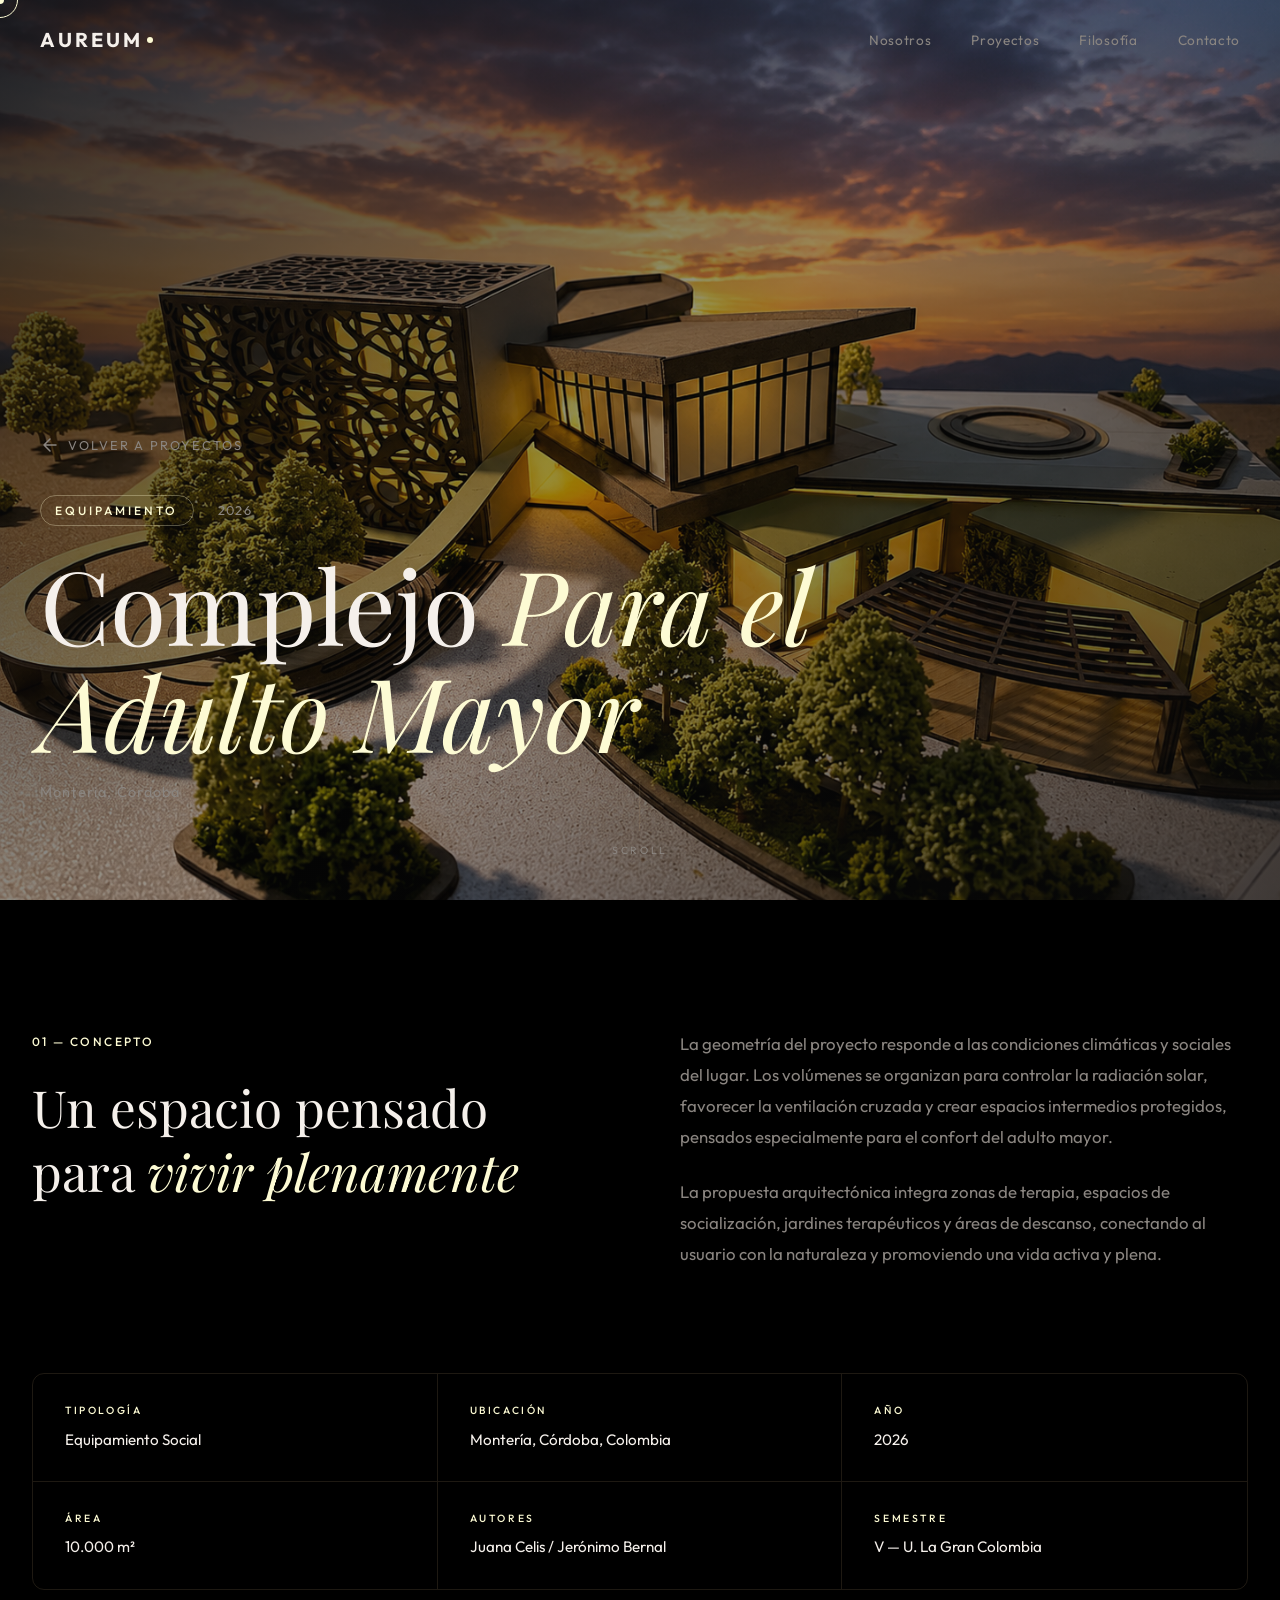
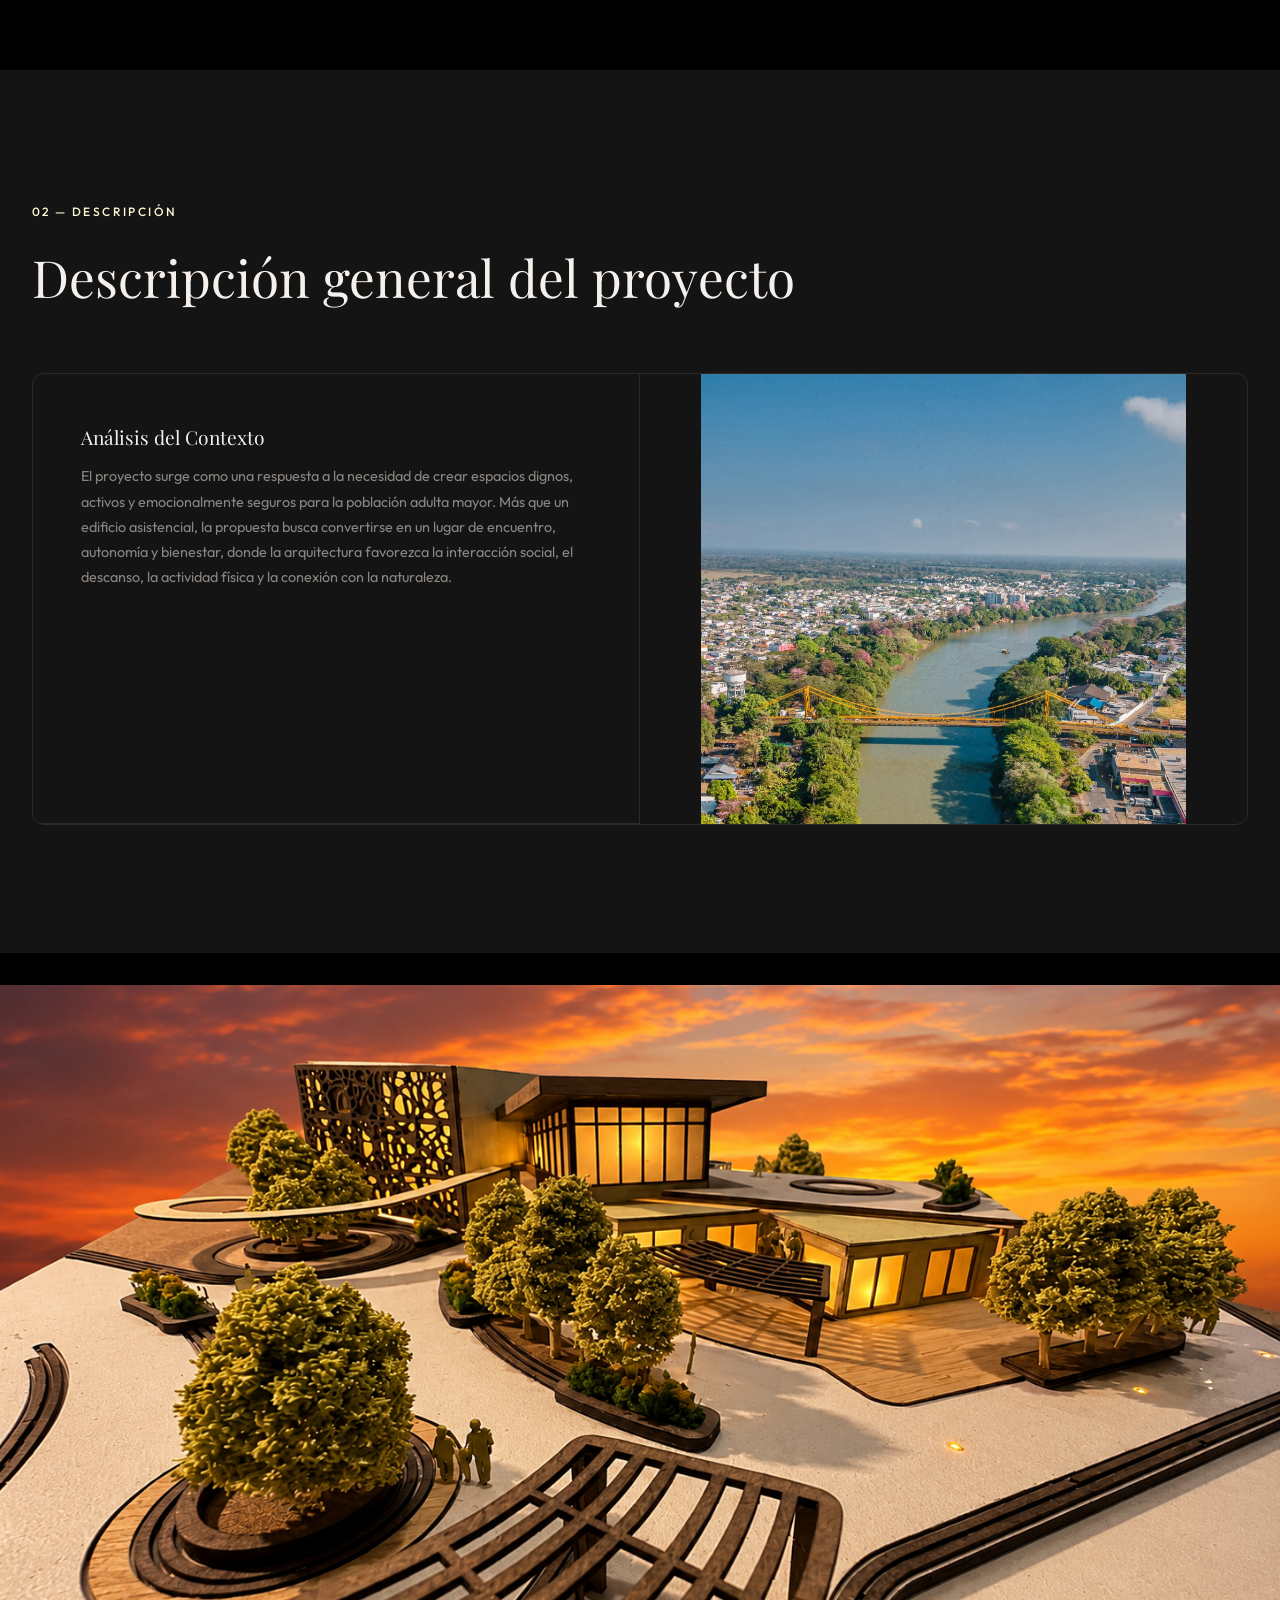
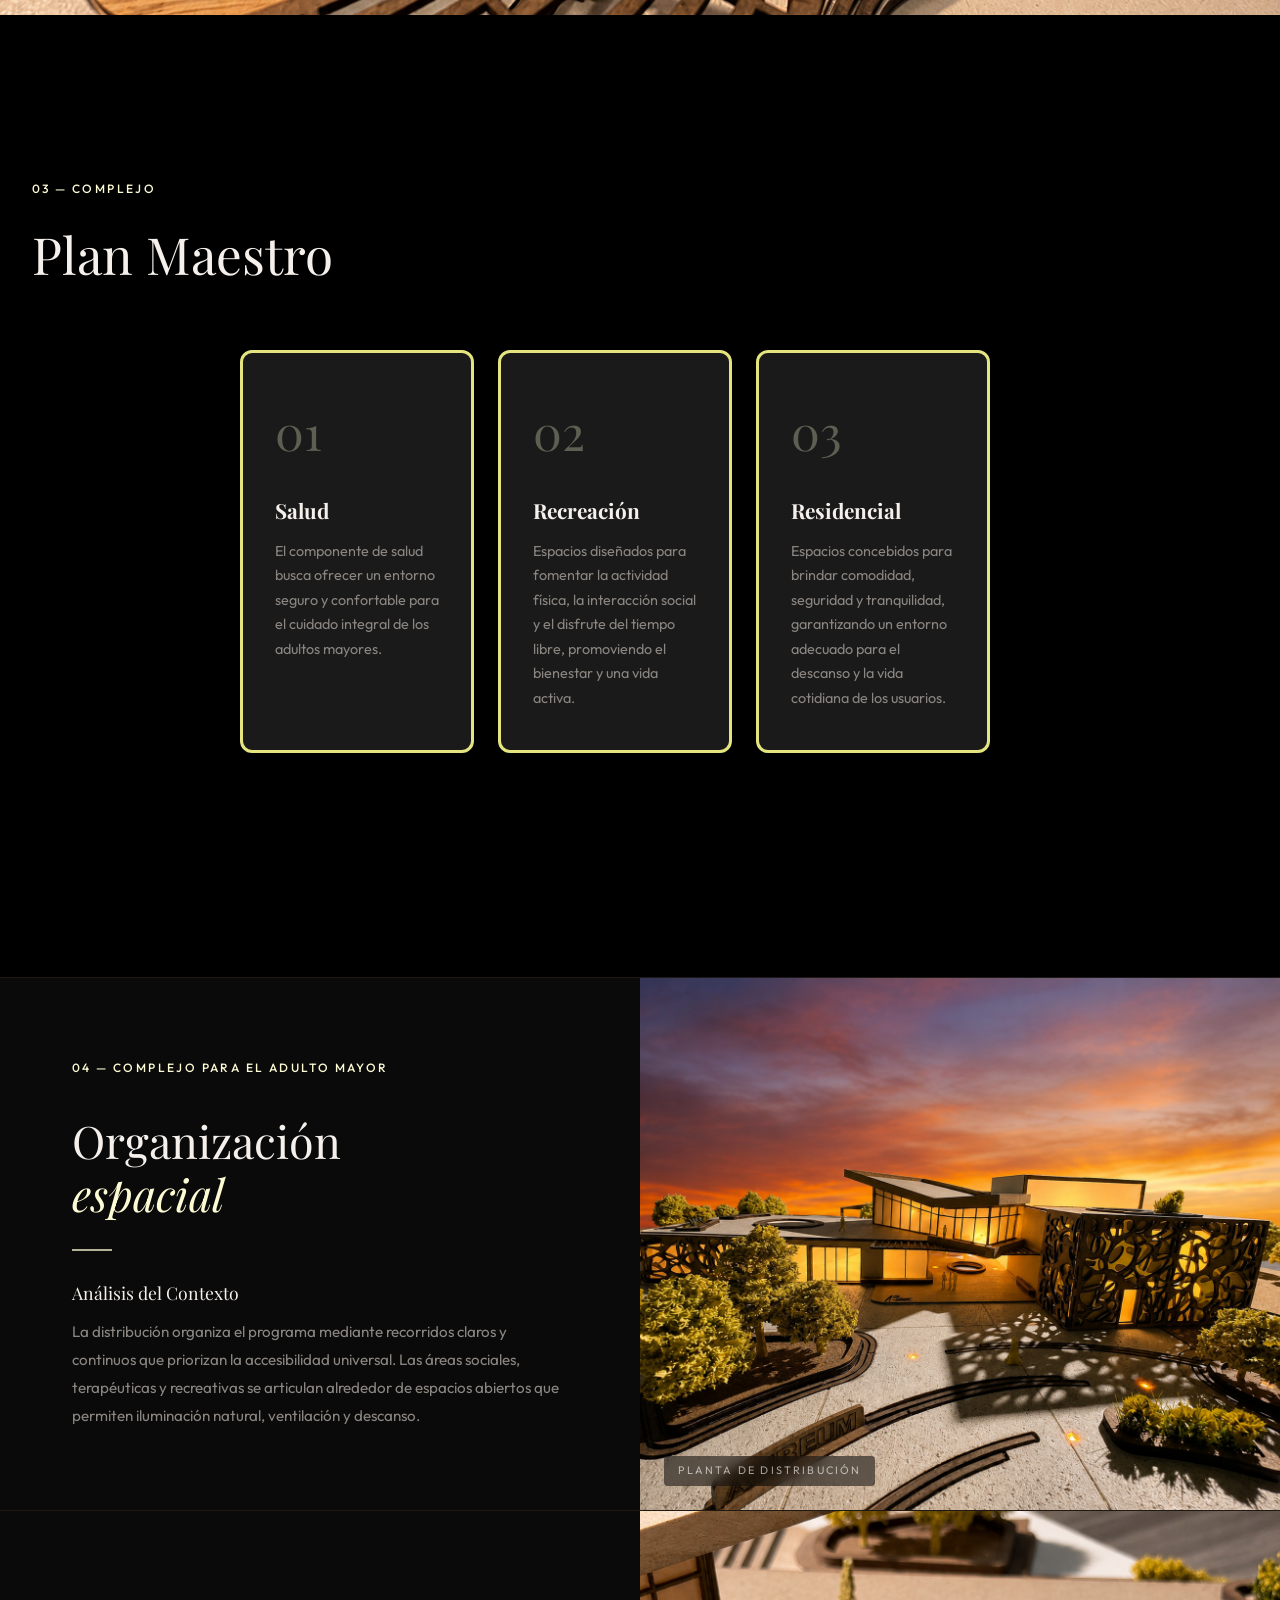
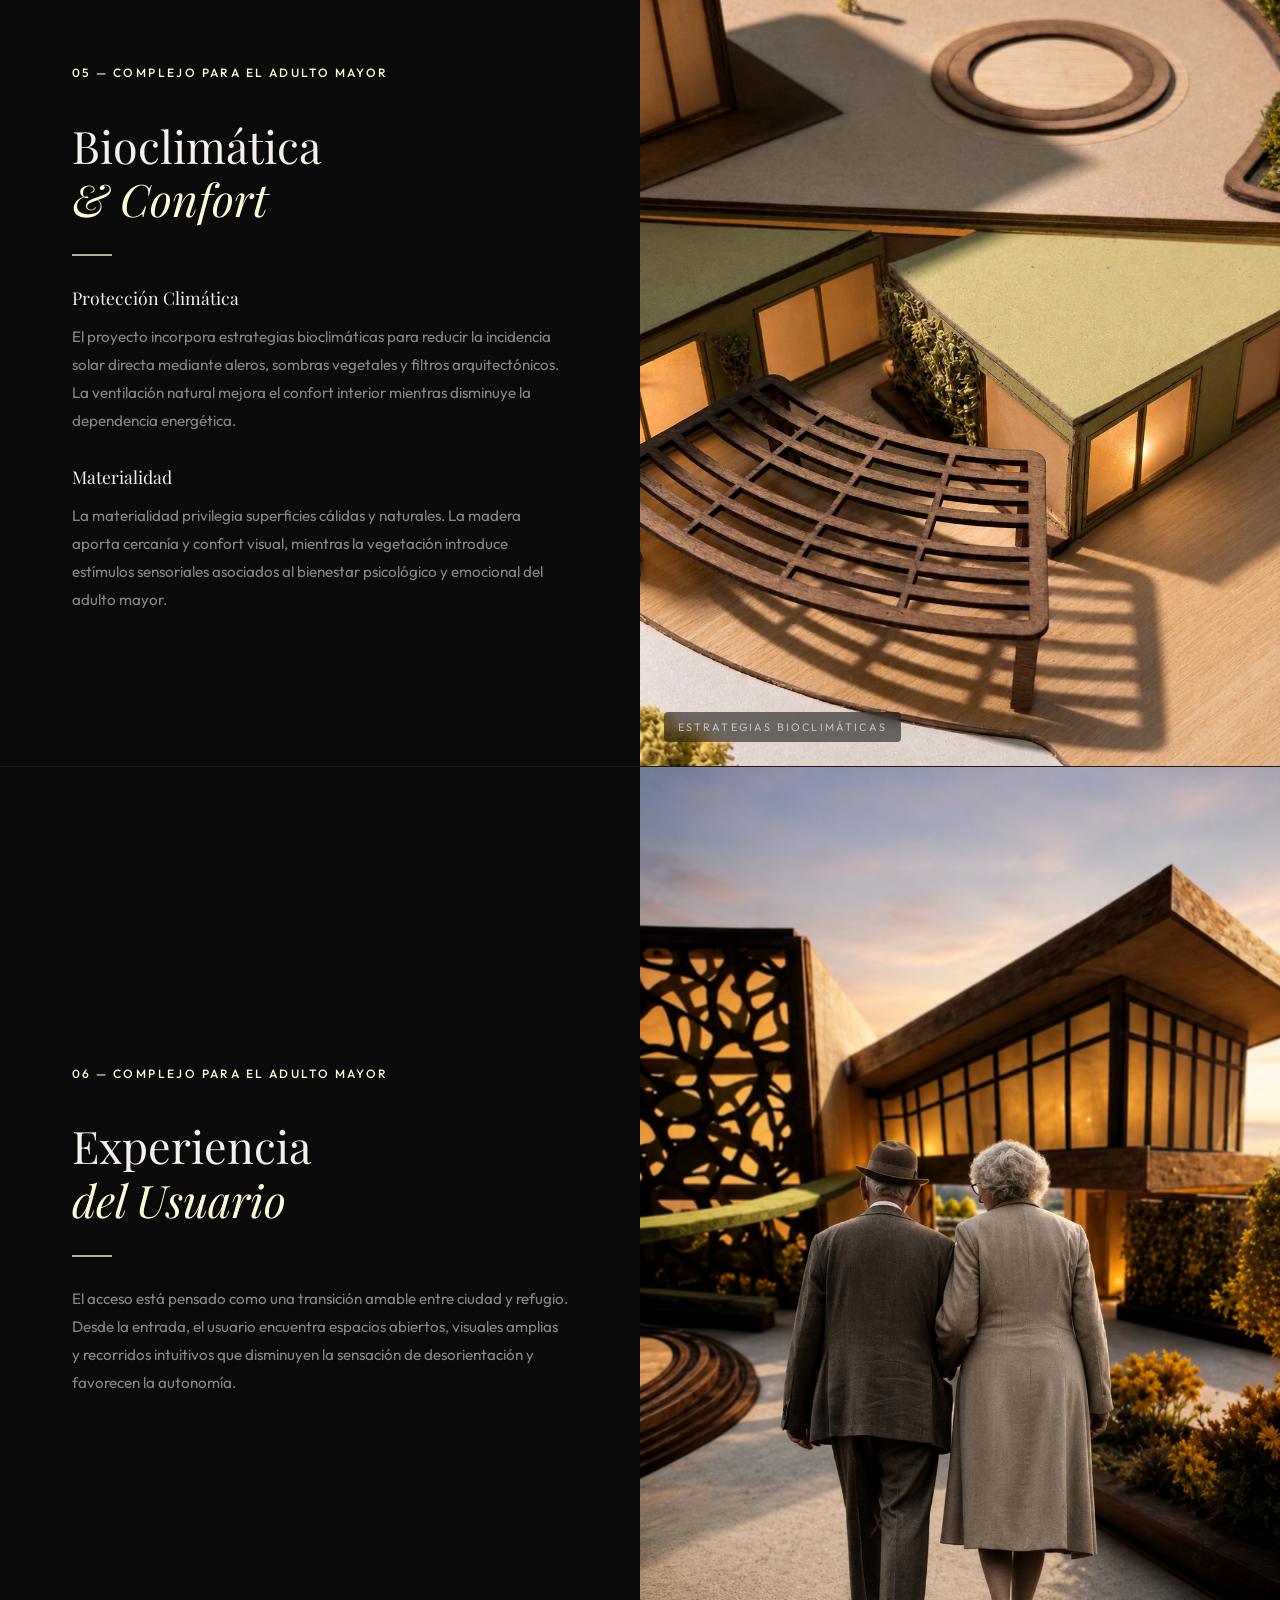
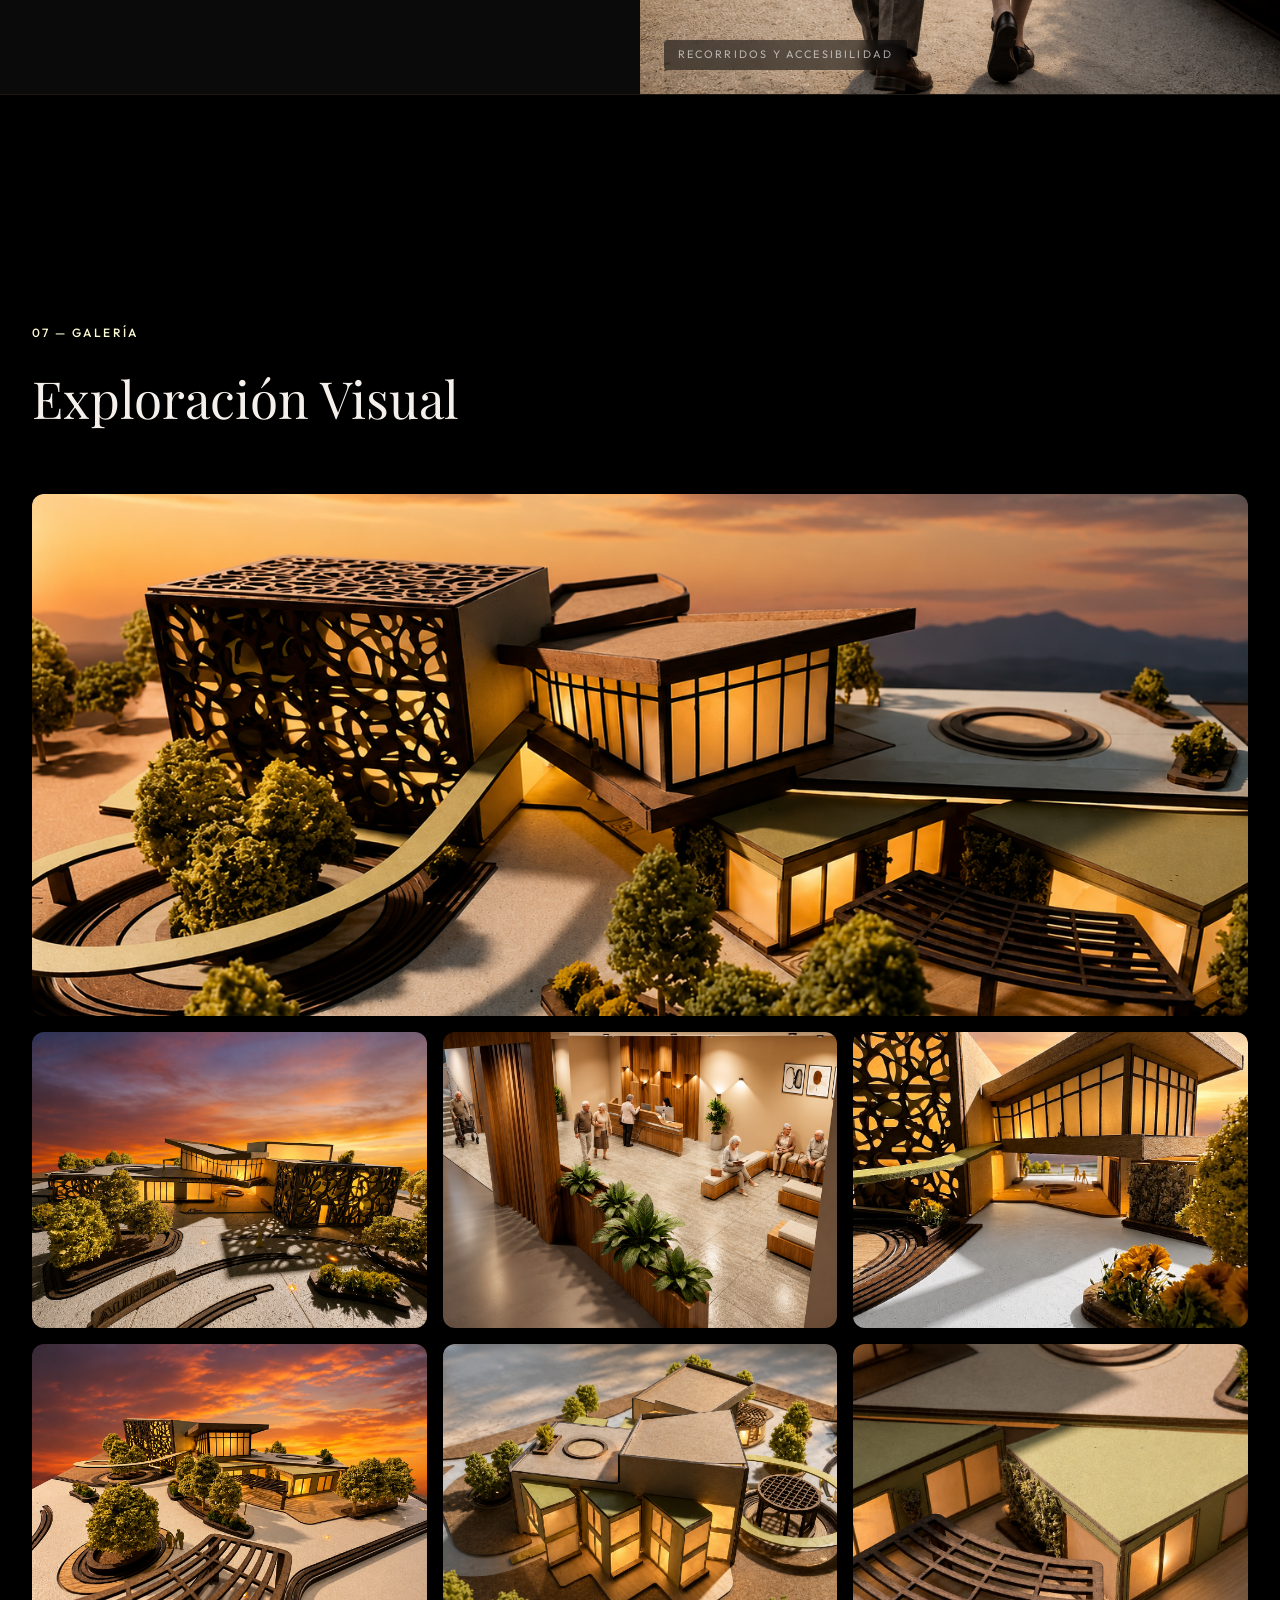
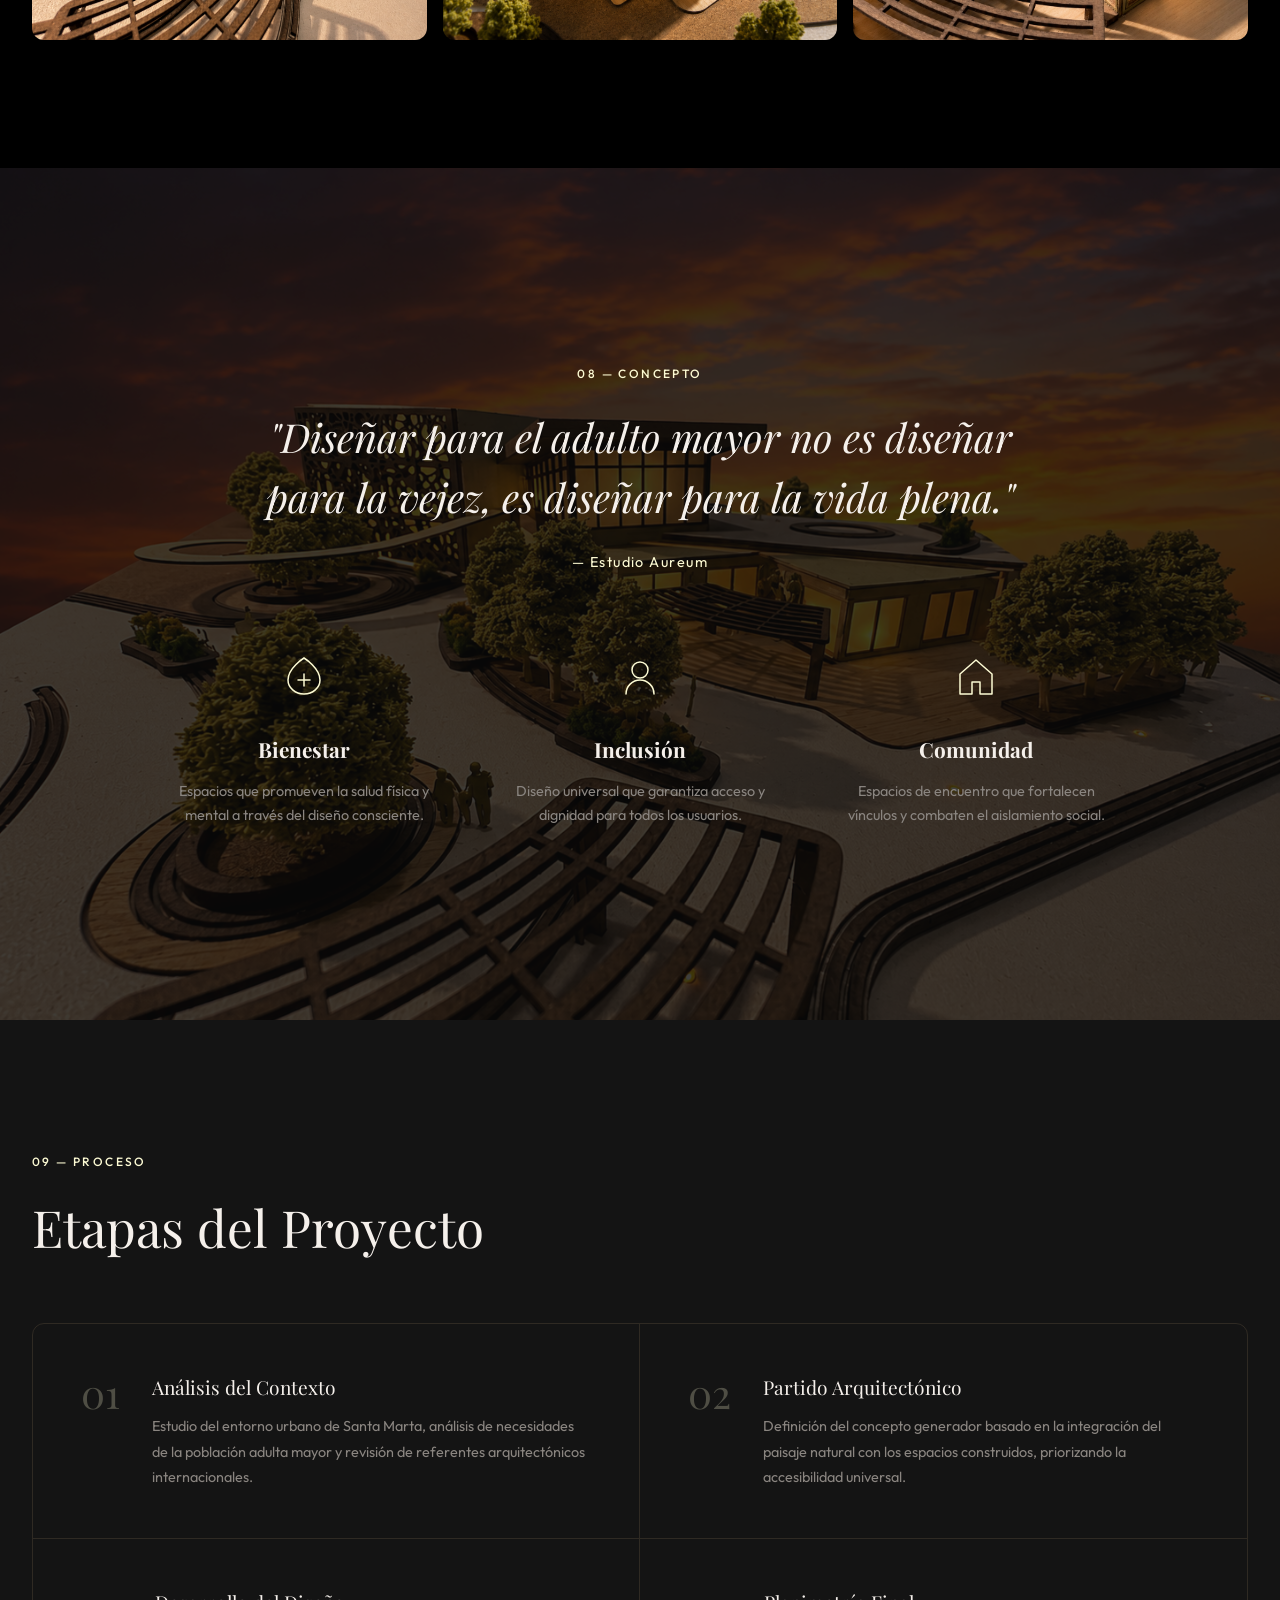
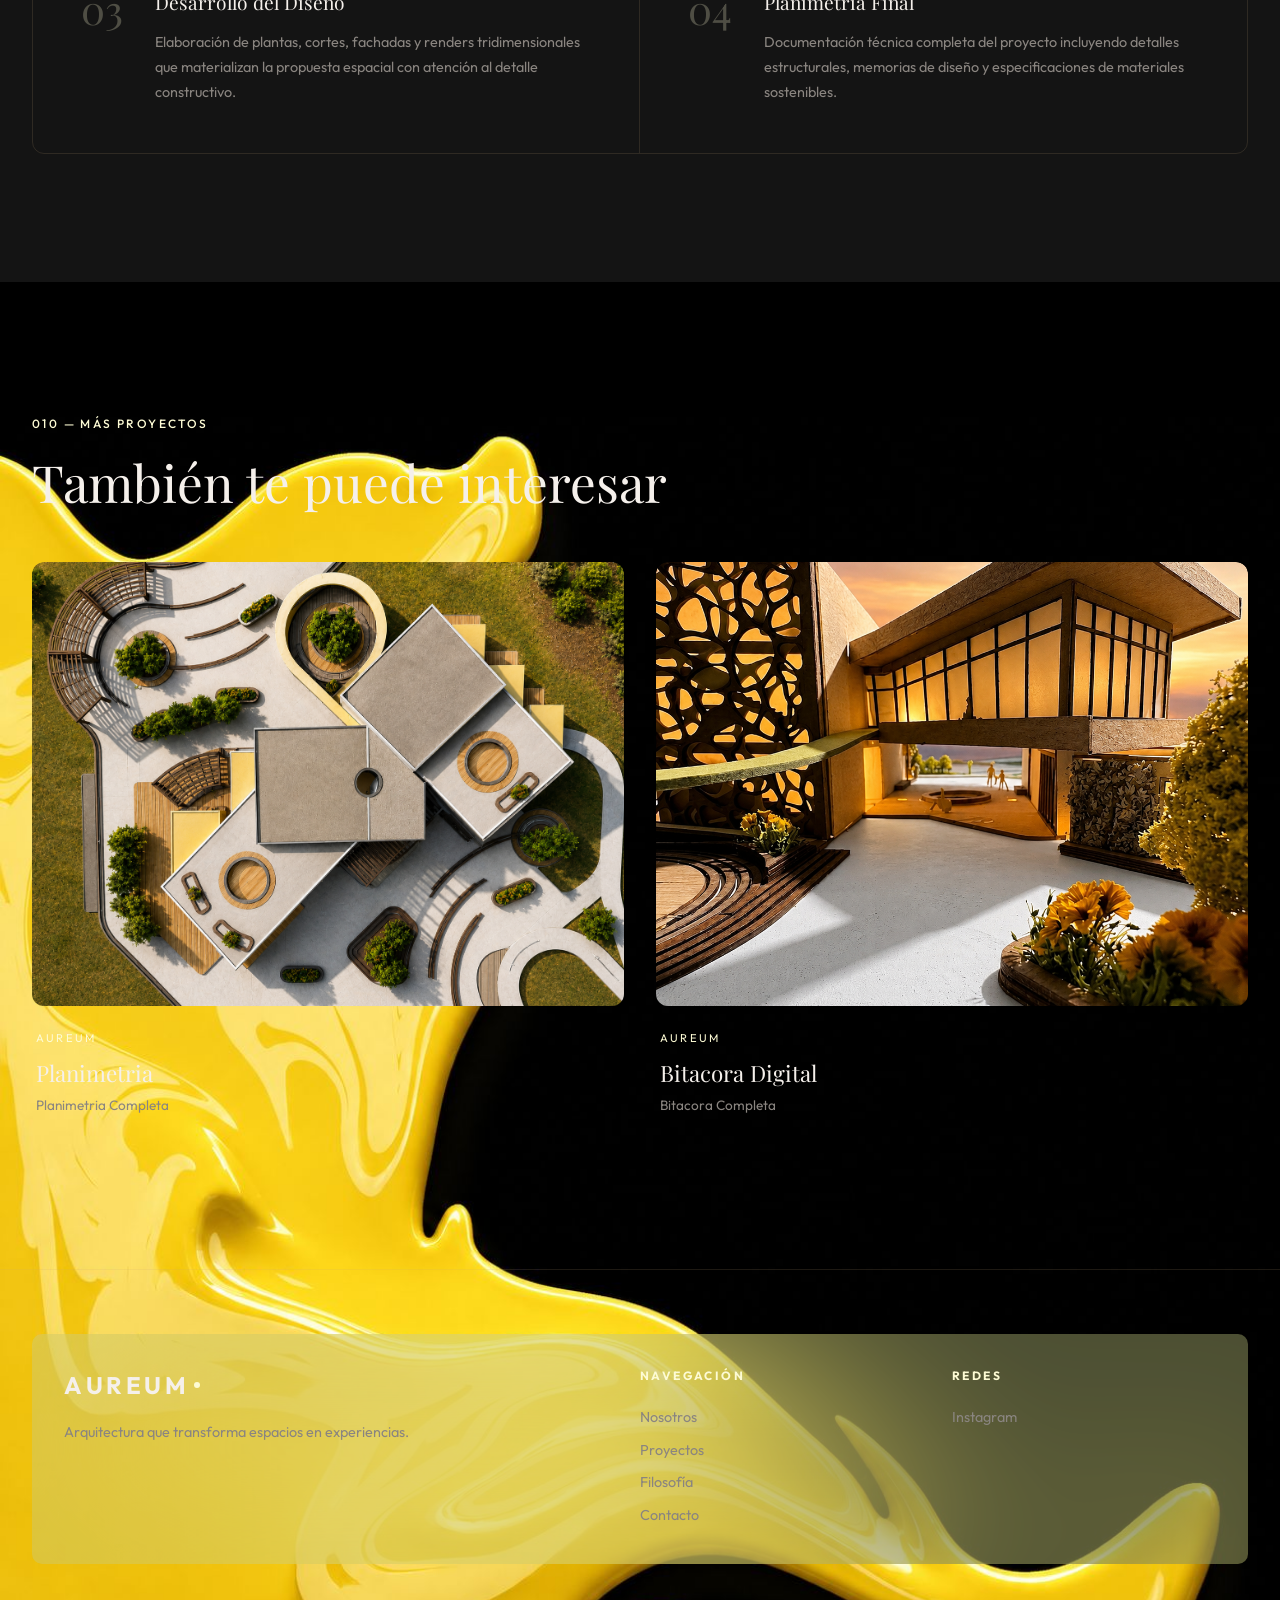
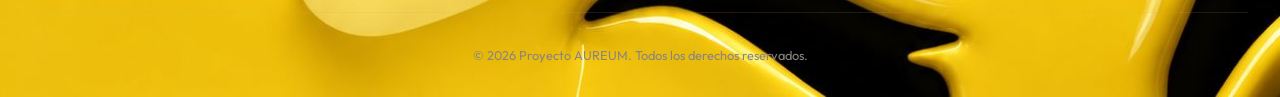
<file: proyecto-adulto-mayor.html>
<!DOCTYPE html>
<html lang="es">

<head>
    <meta charset="UTF-8">
    <meta name="viewport" content="width=device-width, initial-scale=1.0">
    <meta name="description"
        content="AUREUM — Complejo para el Adulto Mayor en Santa Marta, Colombia. Un proyecto de equipamiento que integra bienestar, terapia y calidad de vida.">
    <title>Complejo Para EL Adulto Mayor</title>
    <link rel="preconnect" href="https://fonts.googleapis.com">
    <link rel="preconnect" href="https://fonts.gstatic.com" crossorigin>
    <link
        href="https://fonts.googleapis.com/css2?family=Outfit:wght@300;400;500;600;700&family=Playfair+Display:ital,wght@0,400;0,700;1,400&display=swap"
        rel="stylesheet">
    <link rel="stylesheet" href="styles.css">
    <link rel="stylesheet" href="project-page.css">
</head>

<body>

    <!-- Cursor personalizado -->
    <div class="cursor" id="cursor"></div>
    <div class="cursor-follower" id="cursor-follower"></div>

    <!-- Loader -->
    <div class="loader" id="loader">
        <div class="loader-inner">
            <div class="loader-line"></div>
            <span class="loader-text">AUREUM</span>
        </div>
    </div>

    <!-- Navegación -->
    <nav class="navbar" id="navbar">
        <a href="index.html" class="nav-logo">
            <span class="logo-text">AUREUM</span>
            <span class="logo-dot"></span>
        </a>
        <ul class="nav-links">
            <li><a href="index.html#about" class="nav-link">Nosotros</a></li>
            <li><a href="index.html#projects" class="nav-link">Proyectos</a></li>
            <li><a href="index.html#philosophy" class="nav-link">Filosofía</a></li>
            <li><a href="index.html#contact" class="nav-link">Contacto</a></li>
        </ul>
        <button class="nav-menu-btn" id="menu-btn" aria-label="Abrir menú">
            <span></span>
            <span></span>
            <span></span>
        </button>
    </nav>

    <!-- Menú móvil -->
    <div class="mobile-menu" id="mobile-menu">
        <ul class="mobile-links">
            <li><a href="index.html#about" class="mobile-link">Nosotros</a></li>
            <li><a href="index.html#projects" class="mobile-link">Proyectos</a></li>
            <li><a href="index.html#philosophy" class="mobile-link">Filosofía</a></li>
            <li><a href="index.html#contact" class="mobile-link">Contacto</a></li>
        </ul>
    </div>

    <!-- Project Hero -->
    <section class="project-hero">
        <div class="project-hero-bg">
            <img src="img/AUREUM5.png" alt="Villa Serena"
                class="project-hero-img">
            <div class="project-hero-overlay"></div>
        </div>
        <div class="project-hero-content">
            <a href="index.html#projects" class="project-back-link anim-reveal">
                <svg width="20" height="20" viewBox="0 0 20 20" fill="none">
                    <path d="M16 10H4M4 10L10 4M4 10L10 16" stroke="currentColor" stroke-width="1.5"
                        stroke-linecap="round" stroke-linejoin="round" />
                </svg>
                Volver a Proyectos
            </a>
            <div class="project-hero-meta anim-reveal">
                <span class="project-hero-category">Equipamiento</span>
                <span class="project-hero-year">2026</span>
            </div>
            <h1 class="project-hero-title">
                <span class="anim-reveal-word">Complejo</span>
                <span class="anim-reveal-word italic">Para el</span>
                <span class="anim-reveal-word italic">Adulto Mayor</span>
            </h1>
            <p class="project-hero-location anim-reveal">Monteria, Cordoba</p>
        </div>
        <div class="hero-scroll-indicator">
            <div class="scroll-line"></div>
            <span>Scroll</span>
        </div>
    </section>

    <!-- Project Overview -->
    <section class="project-overview">
        <div class="container">
            <div class="project-overview-grid">
                <div class="project-overview-left anim-slide-up">
                    <span class="section-tag">01 — Concepto</span>
                    <h2 class="section-title">Un espacio pensado para <em>vivir plenamente</em></h2>
                </div>
                <div class="project-overview-right anim-slide-up">
                    <p class="project-desc">
                        La geometría del proyecto responde a las condiciones climáticas y sociales del lugar.
                        Los volúmenes se organizan para controlar la radiación solar,
                        favorecer la ventilación cruzada y crear espacios intermedios protegidos,
                        pensados especialmente para el confort del adulto mayor.
                    </p>
                    <p class="project-desc">
                        La propuesta arquitectónica integra zonas de terapia, espacios de socialización,
                        jardines terapéuticos y áreas de descanso, conectando al usuario con la naturaleza
                        y promoviendo una vida activa y plena.
                    </p>
                </div>
            </div>

            <!-- Project Data -->
            <div class="project-data anim-slide-up">
                <div class="project-data-item">
                    <span class="project-data-label">Tipología</span>
                    <span class="project-data-value">Equipamiento Social</span>
                </div>
                <div class="project-data-item">
                    <span class="project-data-label">Ubicación</span>
                    <span class="project-data-value">Montería, Córdoba, Colombia</span>
                </div>
                <div class="project-data-item">
                    <span class="project-data-label">Año</span>
                    <span class="project-data-value">2026</span>
                </div>
                <div class="project-data-item">
                    <span class="project-data-label">Área</span>
                    <span class="project-data-value">10.000 m²</span>
                </div>
                <div class="project-data-item">
                    <span class="project-data-label">Autores</span>
                    <span class="project-data-value">Juana Celis / Jerónimo Bernal</span>
                </div>
                <div class="project-data-item">
                    <span class="project-data-label">Semestre</span>
                    <span class="project-data-value">V — U. La Gran Colombia</span>
                </div>
            </div>
        </div>
    </section>

    <!-- Descripcion general del proyecto -->
    <section class="project-process">
        <div class="container">
            <span class="section-tag anim-slide-up">02 — Descripción</span>
            <h2 class="section-title anim-slide-up">Descripción general del proyecto</h2>
            <div class="process-timeline">
                <div class="process-step anim-slide-up">
                    <div class="process-step-content">
                        <h3>Análisis del Contexto</h3>
                        <p>El proyecto surge como una respuesta a la necesidad de crear espacios dignos,
                            activos y emocionalmente seguros para la población adulta mayor. Más que un edificio
                            asistencial,
                            la propuesta busca convertirse en un lugar de encuentro, autonomía y bienestar,
                            donde la arquitectura favorezca la interacción social, el descanso,
                            la actividad física y la conexión con la naturaleza.</p>
                    </div>
                </div>
                <section class="project-fullwidth anim-scale-in" style="width: 80%; height: 450px; margin: auto;">
                    <img src="img/monteria.jpeg" alt="Villa Serena — Vista General" class="project-fullwidth-img">
                </section>
            </div>
    </section>

    <!-- Main Project Image -->
    <section class="project-fullwidth anim-scale-in">
        <img src="img/AUREUM3.png" alt="Villa Serena — Vista General" class="project-fullwidth-img">
    </section>

     <!-- Horizontal Scroll Showcase -->
    <section class="showcase" id="showcase">
        <div class="container">
            <span class="section-tag anim-slide-up">03 — Complejo</span>
            <h2 class="section-title anim-slide-up">Plan Maestro</h2>
        </div>
        <div class="showcase-track">
            <div class="showcase-card anim-slide-up">
                <div class="showcase-number">01</div>
                <h3>Salud</h3>
                <p>El componente de salud busca ofrecer un entorno seguro y confortable para el cuidado integral de los adultos mayores.</p>
            </div>
            <div class="showcase-card anim-slide-up">
                <div class="showcase-number">02</div>
                <h3>Recreación</h3>
                <p>Espacios diseñados para fomentar la actividad física, la interacción social y el disfrute del tiempo libre, promoviendo el bienestar y una vida activa.</p>
            </div>
            <div class="showcase-card anim-slide-up">
                <div class="showcase-number">03</div>
                <h3>Residencial</h3>
                <p>Espacios concebidos para brindar comodidad, seguridad y tranquilidad, garantizando un entorno adecuado para el descanso y la vida cotidiana de los usuarios.</p>
            </div>
        </div>
    </section>

    <!-- ========== ANÁLISIS: SPLIT PANELS 04 / 05 / 06 ========== -->
    <section class="split-panels-section">

        <!-- 04 — Organización espacial: texto izquierda, imagen derecha -->
        <div class="split-panel anim-reveal">
            <div class="split-panel__text">
                <span class="section-tag">04 — Complejo para el adulto mayor</span>
                <h2 class="split-panel__title">Organización<br><em>espacial</em></h2>
                <div class="split-panel__divider"></div>
                <h3 class="split-panel__subtitle">Análisis del Contexto</h3>
                <p class="split-panel__body">La distribución organiza el programa mediante recorridos claros y continuos
                    que priorizan la accesibilidad universal. Las áreas sociales, terapéuticas y recreativas se articulan
                    alrededor de espacios abiertos que permiten iluminación natural, ventilación y descanso.</p>
            </div>
            <div class="split-panel__media anim-scale-in">
                <img src="img/AUREUM1.png" alt="Organización espacial — Complejo Adulto Mayor" class="split-panel__img">
                <div class="split-panel__media-label">Planta de distribución</div>
            </div>
        </div>

        <!-- 05 — Bioclimática: imagen izquierda, texto derecha -->
        <div class="split-panel split-panel--reverse anim-reveal">
            <div class="split-panel__media anim-scale-in">
                <img src="img/AUREUM6.png" alt="Estrategias bioclimáticas" class="split-panel__img">
                <div class="split-panel__media-label">Estrategias bioclimáticas</div>
            </div>
            <div class="split-panel__text">
                <span class="section-tag">05 — Complejo para el adulto mayor</span>
                <h2 class="split-panel__title">Bioclimática<br><em>&amp; Confort</em></h2>
                <div class="split-panel__divider"></div>
                <h3 class="split-panel__subtitle">Protección Climática</h3>
                <p class="split-panel__body">El proyecto incorpora estrategias bioclimáticas para reducir la incidencia
                    solar directa mediante aleros, sombras vegetales y filtros arquitectónicos. La ventilación natural
                    mejora el confort interior mientras disminuye la dependencia energética.</p>
                <h3 class="split-panel__subtitle" style="margin-top:1.75rem;">Materialidad</h3>
                <p class="split-panel__body">La materialidad privilegia superficies cálidas y naturales. La madera
                    aporta cercanía y confort visual, mientras la vegetación introduce estímulos sensoriales asociados
                    al bienestar psicológico y emocional del adulto mayor.</p>
            </div>
        </div>

        <!-- 06 — Experiencia del usuario: texto izquierda, imagen derecha -->
        <div class="split-panel anim-reveal">
            <div class="split-panel__text">
                <span class="section-tag">06 — Complejo para el adulto mayor</span>
                <h2 class="split-panel__title">Experiencia<br><em>del Usuario</em></h2>
                <div class="split-panel__divider"></div>
                <p class="split-panel__body">El acceso está pensado como una transición amable entre ciudad y refugio.
                    Desde la entrada, el usuario encuentra espacios abiertos, visuales amplias y recorridos intuitivos
                    que disminuyen la sensación de desorientación y favorecen la autonomía.</p>
            </div>
            <div class="split-panel__media anim-scale-in">
                <img src="img/AUREUM7.png" alt="Experiencia del usuario" class="split-panel__img">
                <div class="split-panel__media-label">Recorridos y accesibilidad</div>
            </div>
        </div>

    </section>

    <!-- Project Gallery -->
    <section class="project-gallery">
        <div class="container">
            <span class="section-tag anim-slide-up">07 — Galería</span>
            <h2 class="section-title anim-slide-up">Exploración Visual</h2>
        </div>
        <div class="gallery-grid">
            <div class="gallery-item gallery-item--wide anim-scale-in">
                <img src="img/AUREUM8.png"
                    alt="Fachada Principal" loading="lazy">
                <div class="gallery-caption">Fachada Principal</div>
            </div>
            <div class="gallery-item anim-scale-in">
                <img src="img/AUREUM1.png"
                    alt="Espacios Interiores" loading="lazy">
                <div class="gallery-caption">Espacios Interiores</div>
            </div>
            <div class="gallery-item anim-scale-in">
                <img src="img/AUREUM2.png"
                    alt="Jardines Terapéuticos" loading="lazy">
                <div class="gallery-caption">Jardines Terapéuticos</div>
            </div>
            <div class="gallery-item anim-scale-in">
                <img src="img/AUREUM4.png"
                    alt="Zona de Terapias" loading="lazy">
                <div class="gallery-caption">Zona de Terapias</div>
            </div>
            <div class="gallery-item anim-scale-in">
                <img src="img/AUREUM3.png"
                    alt="Área de Descanso" loading="lazy">
                <div class="gallery-caption">Área de Descanso</div>
            </div>
            <div class="gallery-item anim-scale-in">
                <img src="img/AUREUM9.png"
                    alt="Área de Descanso" loading="lazy">
                <div class="gallery-caption">Área de Descanso</div>
            </div>
            <div class="gallery-item anim-scale-in">
                <img src="img/AUREUM6.png"
                    alt="Área de Descanso" loading="lazy">
                <div class="gallery-caption">Área de Descanso</div>
            </div>
        </div>
    </section>

    <!-- Project Philosophy -->
    <section class="project-philosophy">
        <div class="parallax-bg">
            <img src="img/AUREUM3.png"
                alt="Ambiente arquitectónico" class="parallax-img">
        </div>
        <div class="philosophy-overlay"></div>
        <div class="container philosophy-content">
            <span class="section-tag light anim-slide-up">08 — Concepto</span>
            <blockquote class="philosophy-quote anim-slide-up">
                "Diseñar para el adulto mayor no es diseñar para la vejez, es diseñar para la <em>vida plena</em>."
            </blockquote>
            <p class="philosophy-author anim-slide-up">— Estudio Aureum</p>

            <div class="philosophy-pillars">
                <div class="pillar anim-slide-up">
                    <div class="pillar-icon">
                        <svg width="48" height="48" viewBox="0 0 48 48" fill="none" xmlns="http://www.w3.org/2000/svg">
                            <path d="M24 4C24 4 8 14 8 26C8 33.7 15.2 40 24 40C32.8 40 40 33.7 40 26C40 14 24 4 24 4Z"
                                stroke="currentColor" stroke-width="1.5" />
                            <path d="M24 20V32M18 26H30" stroke="currentColor" stroke-width="1.5"
                                stroke-linecap="round" />
                        </svg>
                    </div>
                    <h3>Bienestar</h3>
                    <p>Espacios que promueven la salud física y mental a través del diseño consciente.</p>
                </div>
                <div class="pillar anim-slide-up">
                    <div class="pillar-icon">
                        <svg width="48" height="48" viewBox="0 0 48 48" fill="none" xmlns="http://www.w3.org/2000/svg">
                            <circle cx="24" cy="16" r="8" stroke="currentColor" stroke-width="1.5" />
                            <path d="M10 40C10 32.3 16.3 26 24 26C31.7 26 38 32.3 38 40" stroke="currentColor"
                                stroke-width="1.5" stroke-linecap="round" />
                        </svg>
                    </div>
                    <h3>Inclusión</h3>
                    <p>Diseño universal que garantiza acceso y dignidad para todos los usuarios.</p>
                </div>
                <div class="pillar anim-slide-up">
                    <div class="pillar-icon">
                        <svg width="48" height="48" viewBox="0 0 48 48" fill="none" xmlns="http://www.w3.org/2000/svg">
                            <path d="M24 6L8 20V40H20V28H28V40H40V20L24 6Z" stroke="currentColor" stroke-width="1.5"
                                stroke-linejoin="round" />
                        </svg>
                    </div>
                    <h3>Comunidad</h3>
                    <p>Espacios de encuentro que fortalecen vínculos y combaten el aislamiento social.</p>
                </div>
            </div>
        </div>
    </section>

    <!-- Project Process -->
    <section class="project-process">
        <div class="container">
            <span class="section-tag anim-slide-up">09 — Proceso</span>
            <h2 class="section-title anim-slide-up">Etapas del Proyecto</h2>
            <div class="process-timeline">
                <div class="process-step anim-slide-up">
                    <div class="process-step-number">01</div>
                    <div class="process-step-content">
                        <h3>Análisis del Contexto</h3>
                        <p>Estudio del entorno urbano de Santa Marta, análisis de necesidades de la población adulta
                            mayor y revisión de referentes arquitectónicos internacionales.</p>
                    </div>
                </div>
                <div class="process-step anim-slide-up">
                    <div class="process-step-number">02</div>
                    <div class="process-step-content">
                        <h3>Partido Arquitectónico</h3>
                        <p>Definición del concepto generador basado en la integración del paisaje natural con los
                            espacios construidos, priorizando la accesibilidad universal.</p>
                    </div>
                </div>
                <div class="process-step anim-slide-up">
                    <div class="process-step-number">03</div>
                    <div class="process-step-content">
                        <h3>Desarrollo del Diseño</h3>
                        <p>Elaboración de plantas, cortes, fachadas y renders tridimensionales que materializan la
                            propuesta espacial con atención al detalle constructivo.</p>
                    </div>
                </div>
                <div class="process-step anim-slide-up">
                    <div class="process-step-number">04</div>
                    <div class="process-step-content">
                        <h3>Planimetría Final</h3>
                        <p>Documentación técnica completa del proyecto incluyendo detalles estructurales, memorias de
                            diseño y especificaciones de materiales sostenibles.</p>
                    </div>
                </div>
            </div>
        </div>
    </section>

    <!-- Other Projects -->
    <section class="other-projects">
        <div class="container">
            <span class="section-tag anim-slide-up">010 — Más Proyectos</span>
            <h2 class="section-title anim-slide-up">También te puede interesar</h2>
            <div class="projects-grid">
                 <!-- Planimetria -->
                <article class="project-card anim-scale-in" id="project-planimetria">
                    <div class="project-img-wrapper">
                        <img src="img/Planimetria1.png"
                            alt="Torre Nimbus" class="project-img" loading="lazy">
                        <div class="project-overlay">
                            <a href="proyecto-planimetria.html">
                                <span class="project-view">Ver Proyecto →</span>
                            </a>
                        </div>
                    </div>
                    <div class="project-info">
                        <span class="project-category">AUREUM</span>
                        <h3 class="project-name">Planimetria</h3>
                        <p class="project-location">Planimetria Completa</p>
                    </div>
                </article>

                 <!--Bitacora -->
                <article class="project-card anim-scale-in" id="project-bitacora">
                    <div class="project-img-wrapper">
                        <img src="img/AUREUM4.png" alt="Proyecto Residencial" class="project-img" loading="lazy">
                        <div class="project-overlay">
                            <a href="https://sites.google.com/miugca.edu.co/ciamrevista/inicio">
                                <span class="project-view">Ver Proyecto →</span>
                            </a>
                        </div>
                    </div>
                    <div class="project-info">
                        <span class="project-category">AUREUM</span>
                        <h3 class="project-name">Bitacora Digital</h3>
                        <p class="project-location">Bitacora Completa</p>
                    </div>
                </article>
            </div>
        </div>
    </section>

    <!-- Footer -->
    <footer class="footer">
        <div class="container">
            <div class="footer-grid">
                <div class="footer-brand">
                    <span class="footer-logo">AUREUM<span class="logo-dot"></span></span>
                    <p class="footer-tagline">Arquitectura que transforma espacios en experiencias.</p>
                </div>
                <div class="footer-links-group">
                    <h4>Navegación</h4>
                    <a href="#about">Nosotros</a>
                    <a href="#projects">Proyectos</a>
                    <a href="#philosophy">Filosofía</a>
                    <a href="#contact">Contacto</a>
                </div>
                <div class="footer-links-group">
                    <h4>Redes</h4>
                    <a href="https://www.instagram.com/vive_arquitectura_" target="_blank" rel="noopener noreferrer">Instagram</a>
                    
                </div>
            </div>
            <div class="footer-bottom">
                <p>&copy; 2026 Proyecto AUREUM. Todos los derechos reservados.</p>
            </div>
        </div>
    </footer>

    <script src="project-page.js"></script>
</body>

</html>
</file>
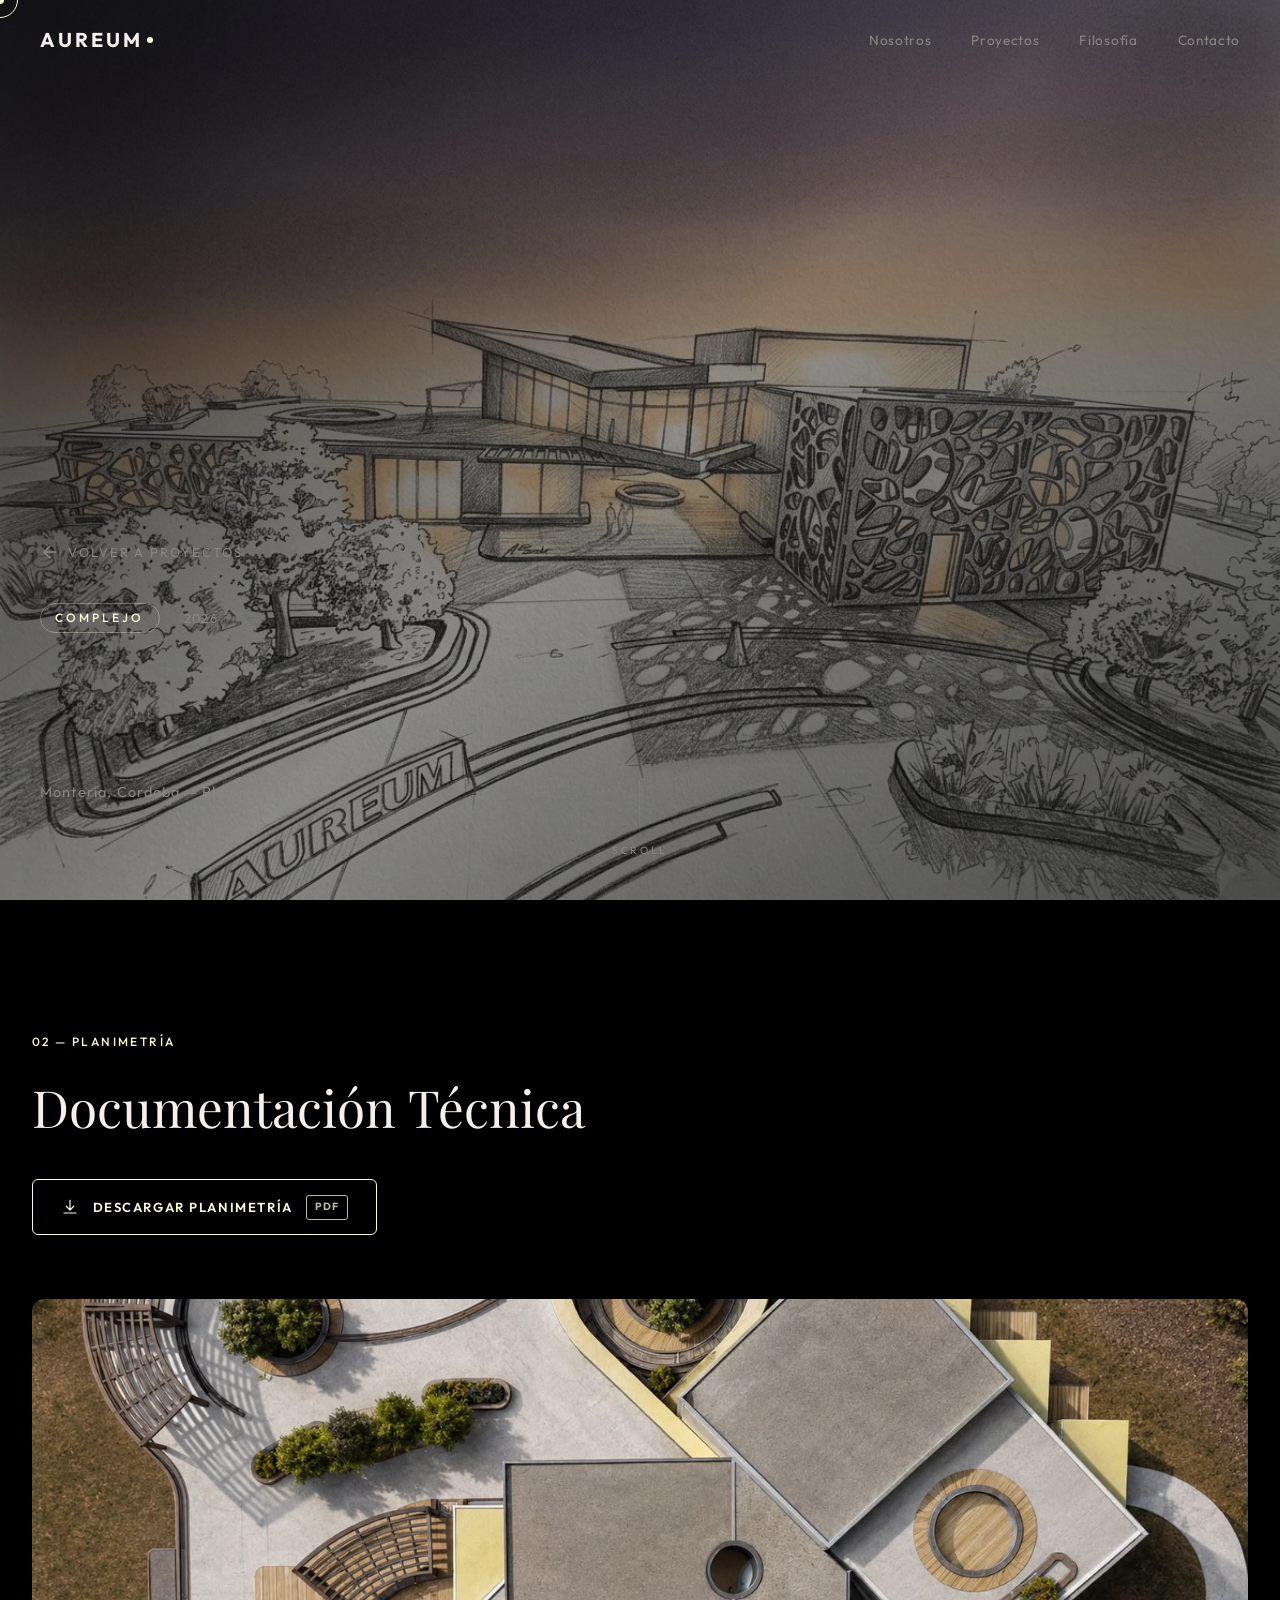
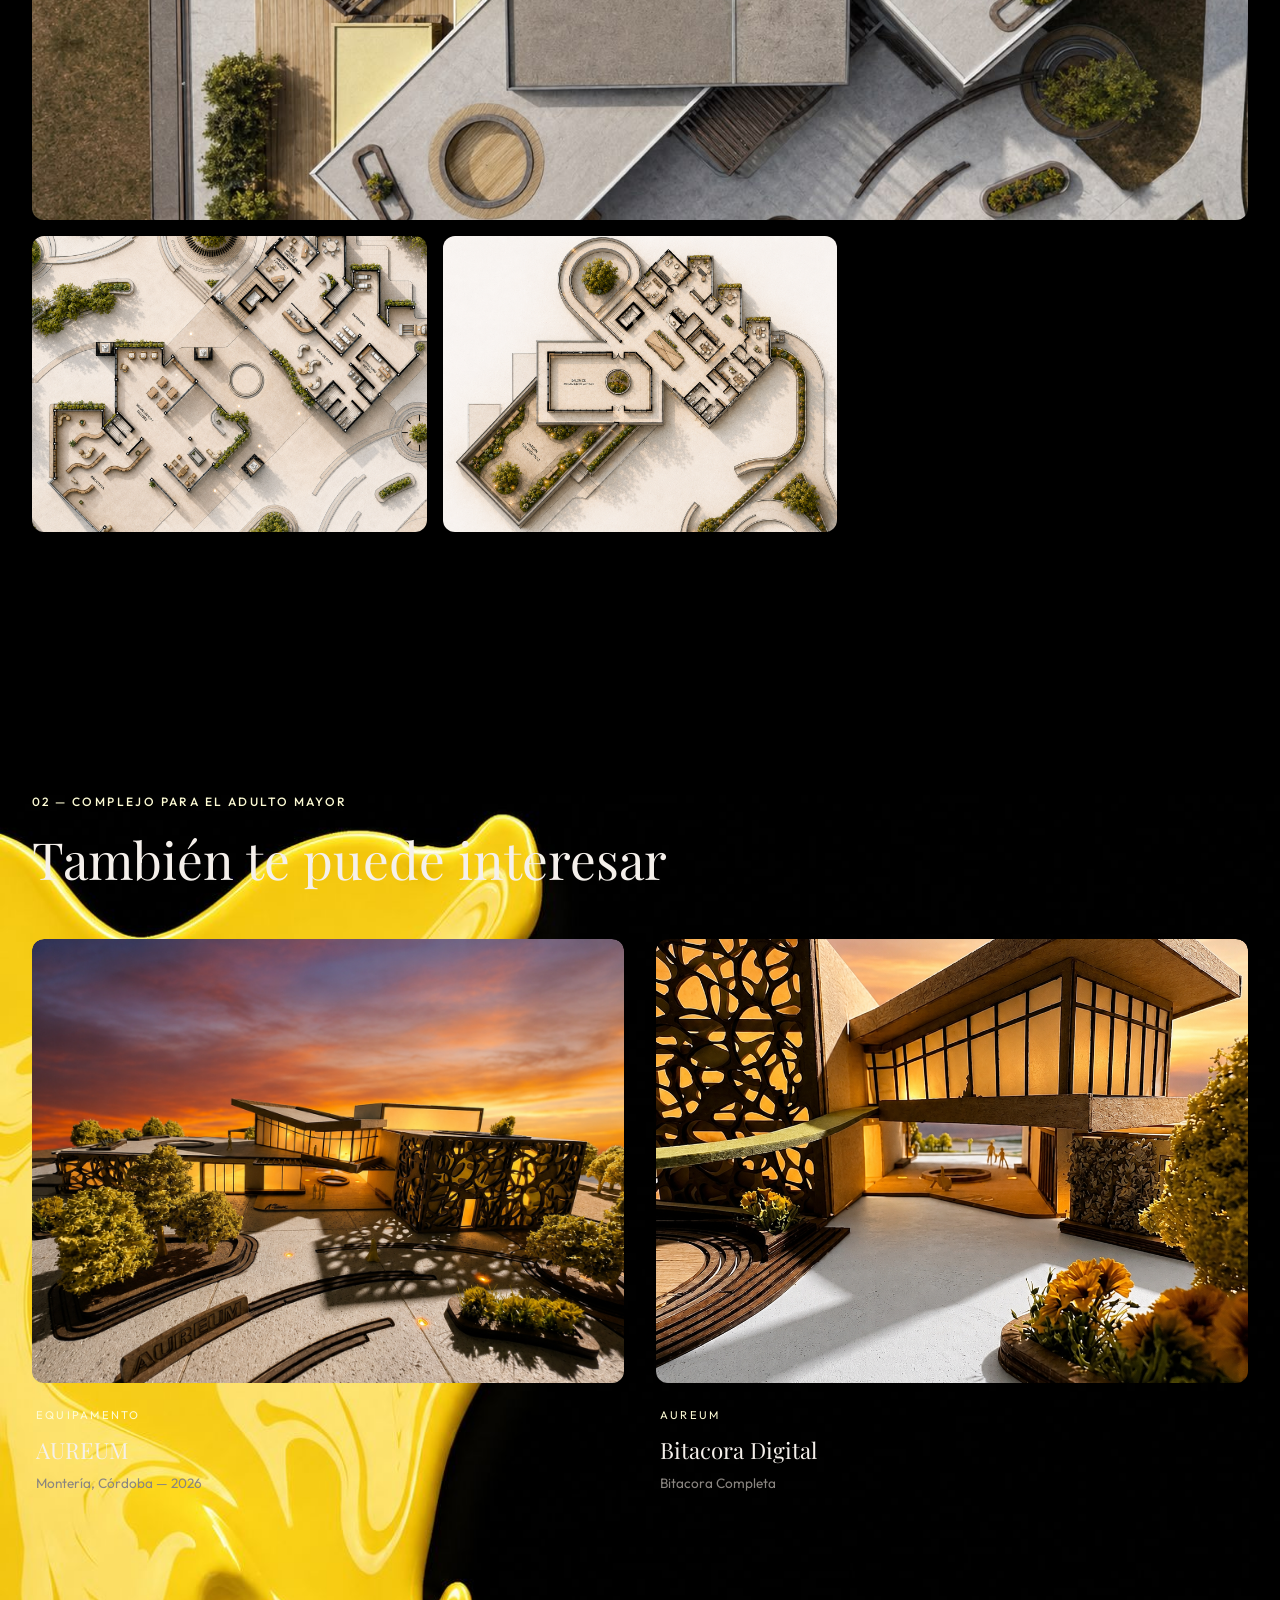
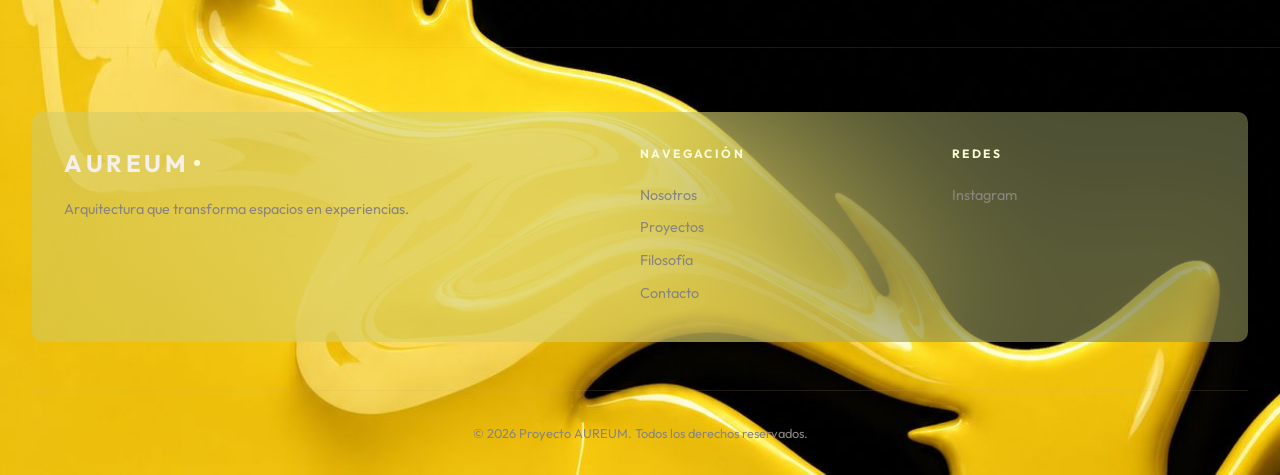
<file: proyecto-planimetria.html>
<!DOCTYPE html>
<html lang="es">

<head>
    <meta charset="UTF-8">
    <meta name="viewport" content="width=device-width, initial-scale=1.0">
    <meta name="description"
        content="Torre Nimbus — Proyecto de planimetría arquitectónica comercial en Bogotá, Colombia. Diseño contemporáneo de torre de usos mixtos.">
    <title>— Planimetría — AUREUM</title>
    <link rel="preconnect" href="https://fonts.googleapis.com">
    <link rel="preconnect" href="https://fonts.gstatic.com" crossorigin>
    <link
        href="https://fonts.googleapis.com/css2?family=Outfit:wght@300;400;500;600;700&family=Playfair+Display:ital,wght@0,400;0,700;1,400&display=swap"
        rel="stylesheet">
    <link rel="stylesheet" href="styles.css">
    <link rel="stylesheet" href="project-page.css">
</head>

<body>

    <!-- Cursor personalizado -->
    <div class="cursor" id="cursor"></div>
    <div class="cursor-follower" id="cursor-follower"></div>

    <!-- Loader -->
    <div class="loader" id="loader">
        <div class="loader-inner">
            <div class="loader-line"></div>
            <span class="loader-text">AUREUM</span>
        </div>
    </div>

    <!-- Navegación -->
    <nav class="navbar" id="navbar">
        <a href="index.html" class="nav-logo">
            <span class="logo-text">AUREUM</span>
            <span class="logo-dot"></span>
        </a>
        <ul class="nav-links">
            <li><a href="index.html#about" class="nav-link">Nosotros</a></li>
            <li><a href="index.html#projects" class="nav-link">Proyectos</a></li>
            <li><a href="index.html#philosophy" class="nav-link">Filosofía</a></li>
            <li><a href="index.html#contact" class="nav-link">Contacto</a></li>
        </ul>
        <button class="nav-menu-btn" id="menu-btn" aria-label="Abrir menú">
            <span></span>
            <span></span>
            <span></span>
        </button>
    </nav>

    <!-- Menú móvil -->
    <div class="mobile-menu" id="mobile-menu">
        <ul class="mobile-links">
            <li><a href="index.html#about" class="mobile-link">Nosotros</a></li>
            <li><a href="index.html#projects" class="mobile-link">Proyectos</a></li>
            <li><a href="index.html#philosophy" class="mobile-link">Filosofía</a></li>
            <li><a href="index.html#contact" class="mobile-link">Contacto</a></li>
        </ul>
    </div>

    <!-- Project Hero -->
    <section class="project-hero">
        <div class="project-hero-bg">
            <img src="img/planimatria2.jpeg"
                alt="Torre Nimbus" class="project-hero-img">
            <div class="project-hero-overlay"></div>
        </div>
        <div class="project-hero-content">
            <a href="index.html#projects" class="project-back-link anim-reveal">
                <svg width="20" height="20" viewBox="0 0 20 20" fill="none">
                    <path d="M16 10H4M4 10L10 4M4 10L10 16" stroke="currentColor" stroke-width="1.5"
                        stroke-linecap="round" stroke-linejoin="round" />
                </svg>
                Volver a Proyectos
            </a>
            <div class="project-hero-meta anim-reveal">
                <span class="project-hero-category">Complejo</span>
                <span class="project-hero-year">2026</span>
            </div>
            <h1 class="project-hero-title">

                <span class="anim-reveal-word italic">Planimetría</span>
            </h1>
            <p class="project-hero-location anim-reveal">Montería, Cordoba — Planimetría</p>
        </div>
        <div class="hero-scroll-indicator">
            <div class="scroll-line"></div>
            <span>Scroll</span>
        </div>
    </section>




    <!-- Project Gallery -->
    <section class="project-gallery">
        <div class="container">
            <span class="section-tag anim-slide-up">02 — Planimetría</span>
            <h2 class="section-title anim-slide-up">Documentación Técnica</h2>

            <!-- Botón de descarga -->
            <div class="gallery-download-wrapper anim-slide-up">
                <a href="docs/planimetria-aureum.pdf" download class="btn-download" id="btn-download-planimetria">
                    <span class="btn-download__icon">
                        <svg width="18" height="18" viewBox="0 0 24 24" fill="none" xmlns="http://www.w3.org/2000/svg">
                            <path d="M12 3v13M7 11l5 5 5-5" stroke="currentColor" stroke-width="1.6"
                                stroke-linecap="round" stroke-linejoin="round"/>
                            <path d="M4 20h16" stroke="currentColor" stroke-width="1.6" stroke-linecap="round"/>
                        </svg>
                    </span>
                    <span class="btn-download__text">Descargar Planimetría</span>
                    <span class="btn-download__label">PDF</span>
                </a>
            </div>
        </div>
        <div class="gallery-grid">
            <div class="gallery-item gallery-item--wide anim-scale-in">
                <img src="img/planimetria5.jpeg"
                    alt="Planta Tipo" loading="lazy">
                <div class="gallery-caption">Planta Tipo — Nivel 3 al 20</div>
            </div>
            <div class="gallery-item anim-scale-in">
                <img src="img/planimetria4.png"
                    alt="Corte Longitudinal" loading="lazy">
                <div class="gallery-caption">Corte Longitudinal</div>
            </div>
            <div class="gallery-item anim-scale-in">
                <img src="img/planimetria6.png"
                    alt="Fachada Norte" loading="lazy">
                <div class="gallery-caption">Fachada Norte</div>
            </div>
            
        </div>
    </section>


    <!-- Other Projects -->
    <section class="other-projects">
        <div class="container">
            <span class="section-tag anim-slide-up">02 — Complejo Para El Adulto Mayor</span>
            <h2 class="section-title anim-slide-up">También te puede interesar</h2>
            <div class="projects-grid">
                <article class="project-card anim-scale-in">
                    <div class="project-img-wrapper">
                        <img src="img/AUREUM1.png"
                            alt="Villa Serena" class="project-img" loading="lazy">
                        <div class="project-overlay">
                            <a href="proyecto-adulto-mayor.html">
                                <span class="project-view">Ver Proyecto →</span>
                            </a>
                        </div>
                    </div>
                    <div class="project-info">
                        <span class="project-category">Equipamento</span>
                        <h3 class="project-name">AUREUM</h3>
                        <p class="project-location">Montería, Córdoba — 2026</p>
                    </div>
                </article>
                
                    <!--Bitacora -->
                <article class="project-card anim-scale-in" id="project-bitacora">
                    <div class="project-img-wrapper">
                        <img src="img/AUREUM4.png"
                            alt="Proyecto Residencial" class="project-img" loading="lazy">
                        <div class="project-overlay">
                            <a href="https://sites.google.com/miugca.edu.co/ciamrevista/inicio">
                                <span class="project-view">Ver Proyecto →</span>
                            </a>
                        </div>
                    </div>
                    <div class="project-info">
                        <span class="project-category">AUREUM</span>
                        <h3 class="project-name">Bitacora Digital</h3>
                        <p class="project-location">Bitacora Completa</p>
                    </div>
                </article>
                </article>
            </div>
        </div>
    </section>

    <!-- Footer -->
    <footer class="footer">
        <div class="container">
            <div class="footer-grid">
                <div class="footer-brand">
                    <span class="footer-logo">AUREUM<span class="logo-dot"></span></span>
                    <p class="footer-tagline">Arquitectura que transforma espacios en experiencias.</p>
                </div>
                <div class="footer-links-group">
                    <h4>Navegación</h4>
                    <a href="#about">Nosotros</a>
                    <a href="#projects">Proyectos</a>
                    <a href="#philosophy">Filosofía</a>
                    <a href="#contact">Contacto</a>
                </div>
                <div class="footer-links-group">
                    <h4>Redes</h4>
                    <a href="https://www.instagram.com/vive_arquitectura_" target="_blank" rel="noopener noreferrer">Instagram</a>
                    
                </div>
            </div>
            <div class="footer-bottom">
                <p>&copy; 2026 Proyecto AUREUM. Todos los derechos reservados.</p>
            </div>
        </div>
    </footer>


    <script src="project-page.js"></script>
</body>

</html>
</file>
<file: styles.css>
/* ========== RESET & BASE ========== */
*, *::before, *::after { margin: 0; padding: 0; box-sizing: border-box; }

:root {
    --bg: #0a0a0a;
    --bg-light: #141414;
    --bg-card: #1a1a1a;
    --text: #f5f0eb;
    --text-muted: #8a8580;
    --accent: #fdfbd4;
    --accent-light: #fdfbd4;
    --border: rgba(200,168,124,0.15);
    --radius: 12px;
    --font: 'Outfit', sans-serif;
    --font-display: 'Playfair Display', serif;
    --transition: 0.4s cubic-bezier(0.25, 0.46, 0.45, 0.94);
}

html { scroll-behavior: smooth; font-size: 16px; }
body {
    font-family: var(--font);
    background-color: #000;
    background-image: url('img/bg-yellow.jpeg');
    background-repeat: no-repeat;
    background-position: left bottom;
    background-size: contain;

    color: var(--text);
    overflow-x: hidden;
    cursor: none;
    line-height: 1.6;
}

a { text-decoration: none; color: inherit; }
img { display: block; max-width: 100%; }
button { cursor: none; border: none; background: none; font-family: var(--font); }
input, select, textarea { font-family: var(--font); }

.container { max-width: 1320px; margin: 0 auto; padding: 0 2rem; }

/* ========== CUSTOM CURSOR ========== */
.cursor {
    width: 8px; height: 8px;
    background: var(--accent);
    border-radius: 50%;
    position: fixed; top: 0; left: 0;
    pointer-events: none; z-index: 10000;
    transform: translate(-50%, -50%);
    transition: width 0.2s, height 0.2s, background 0.2s;
}
.cursor-follower {
    width: 36px; height: 36px;
    border: 1px solid var(--accent);
    border-radius: 50%;
    position: fixed; top: 0; left: 0;
    pointer-events: none; z-index: 9999;
    transform: translate(-50%, -50%);
    transition: width 0.3s, height 0.3s, border-color 0.3s;
}

/* ========== LOADER ========== */
.loader {
    position: fixed; inset: 0; z-index: 9999;
    background: var(--bg);
    display: flex; align-items: center; justify-content: center;
    transition: opacity 0.6s, visibility 0.6s;
}
.loader.hidden { opacity: 0; visibility: hidden; pointer-events: none; }
.loader-inner { text-align: center; }
.loader-line {
    width: 120px; height: 2px; background: var(--bg-card);
    margin: 0 auto 1.5rem; border-radius: 2px; overflow: hidden;
    position: relative;
}
.loader-line::after {
    content: ''; position: absolute; inset: 0;
    background: var(--accent);
    animation: loader-progress 1.8s ease-in-out forwards;
}
@keyframes loader-progress { from { width: 0; } to { width: 100%; } }
.loader-text {
    font-size: 0.75rem; letter-spacing: 0.3em;
    color: var(--text-muted); font-weight: 500;
}

/* ========== NAVBAR ========== */
.navbar {
    position: fixed; top: 0; left: 0; right: 0;
    padding: 1.5rem 2.5rem;
    display: flex; align-items: center; justify-content: space-between;
    z-index: 1000;
    transition: background 0.4s, padding 0.4s, backdrop-filter 0.4s, -webkit-backdrop-filter 0.4s;
}
.navbar.scrolled {
    background: rgba(10,10,10,0.85);
    -webkit-backdrop-filter: blur(20px);
    backdrop-filter: blur(20px);
    padding: 1rem 2.5rem;
    border-bottom: 1px solid var(--border);
}
.nav-logo { display: flex; align-items: center; gap: 4px; }
.logo-text { font-size: 1.25rem; font-weight: 700; letter-spacing: 0.15em; }
.logo-dot {
    width: 6px; height: 6px; background: var(--accent);
    border-radius: 50%; display: inline-block;
}
.nav-links { display: flex; gap: 2.5rem; list-style: none; }
.nav-link {
    font-size: 0.85rem; font-weight: 400;
    letter-spacing: 0.05em; color: var(--text-muted);
    transition: color var(--transition);
    position: relative;
}
.nav-link::after {
    content: ''; position: absolute; bottom: -4px; left: 0;
    width: 0; height: 1px; background: var(--accent);
    transition: width var(--transition);
}
.nav-link:hover { color: var(--text); }
.nav-link:hover::after { width: 100%; }

.nav-menu-btn {
    display: none; flex-direction: column; gap: 5px;
    padding: 4px; z-index: 1001;
}
.nav-menu-btn span {
    width: 24px; height: 1.5px; background: var(--text);
    transition: var(--transition);
}
.nav-menu-btn.active span:nth-child(1) { transform: rotate(45deg) translate(4px, 5px); }
.nav-menu-btn.active span:nth-child(2) { opacity: 0; }
.nav-menu-btn.active span:nth-child(3) { transform: rotate(-45deg) translate(4px, -5px); }

.mobile-menu {
    position: fixed; inset: 0; z-index: 999;
    background: rgba(10,10,10,0.97);
    display: flex; align-items: center; justify-content: center;
    opacity: 0; visibility: hidden;
    transition: opacity 0.5s, visibility 0.5s;
}
.mobile-menu.active { opacity: 1; visibility: visible; }
.mobile-links { list-style: none; text-align: center; }
.mobile-link {
    font-family: var(--font-display);
    font-size: 2.5rem; display: block; padding: 0.5rem 0;
    color: var(--text-muted);
    transition: color var(--transition);
}
.mobile-link:hover { color: var(--accent); }

/* ========== HERO — CINEMATIC VIDEO ANIMATION ========== */
.hero {
    position: relative; height: 100vh; min-height: 700px;
    display: flex; align-items: center; justify-content: center;
    overflow: hidden;
}
.hero-bg { position: absolute; inset: 0; }

/* Slideshow layer */
.hero-slideshow { position: absolute; inset: 0; }
.hero-slide {
    position: absolute;
    inset: 0;

    opacity: 0;

    overflow: hidden;

    transition: opacity 1.5s ease-in-out;

    will-change: opacity;
}

.hero-slide.active {
    opacity: 1;
}

.hero-slide img {
    width: 100%;
    height: 100%;
    object-fit: cover;
    display: block;
    backface-visibility: hidden;
    /* Ken Burns is driven entirely by JS setting inline transform.
       The transition smoothly interpolates — no keyframe jumps. */
    transition: transform 6s ease-in-out;
    transform: scale(1.05);  /* safe resting state, slightly zoomed so cover fills */
}

/* Dark gradient overlay */
.hero-overlay {
    position: absolute; inset: 0; z-index: 1;
    background:
        linear-gradient(180deg,
            rgba(10,10,10,0.55) 0%,
            rgba(10,10,10,0.25) 40%,
            rgba(10,10,10,0.45) 70%,
            rgba(10,10,10,0.85) 100%
        );
}

/* Cinematic letterbox bars */
.hero-cine-bar {
    position: absolute; left: 0; right: 0;
    height: 6vh; z-index: 2;
    background: var(--bg);
}
.hero-cine-bar--top    { top: 0; }
.hero-cine-bar--bottom { bottom: 0; }

/* Film grain overlay */
.hero-grain {
    position: absolute; inset: 0; z-index: 2;
    opacity: 0.04; pointer-events: none;
    background-image: url("data:image/svg+xml,%3Csvg viewBox='0 0 256 256' xmlns='http://www.w3.org/2000/svg'%3E%3Cfilter id='noise'%3E%3CfeTurbulence type='fractalNoise' baseFrequency='0.85' numOctaves='4' stitchTiles='stitch'/%3E%3C/filter%3E%3Crect width='100%25' height='100%25' filter='url(%23noise)'/%3E%3C/svg%3E");
    background-repeat: repeat;
    animation: hero-grain-shift 0.3s steps(4) infinite;
}
@keyframes hero-grain-shift {
    0%   { transform: translate(0, 0); }
    25%  { transform: translate(-2px, 2px); }
    50%  { transform: translate(2px, -2px); }
    75%  { transform: translate(-1px, -1px); }
    100% { transform: translate(1px, 1px); }
}

/* Slide progress indicator */
.hero-progress {
    position: absolute; right: 2.5rem; top: 50%;
    transform: translateY(-50%);
    z-index: 5;
    display: flex; flex-direction: column; align-items: center; gap: 1rem;
}
.hero-progress-track {
    width: 2px; height: 80px;
    background: rgba(255,255,255,0.15);
    border-radius: 2px; overflow: hidden;
    position: relative;
}
.hero-progress-fill {
    position: absolute; top: 0; left: 0;
    width: 100%; height: 0%;
    background: var(--accent);
    border-radius: 2px;
    transition: height 0.1s linear;
}
.hero-slide-counter {
    display: flex; flex-direction: column; align-items: center;
    font-size: 0.7rem; letter-spacing: 0.15em;
    color: var(--text-muted); font-weight: 500;
    font-variant-numeric: tabular-nums;
}
.hero-slide-current {
    color: var(--accent); font-size: 0.85rem; font-weight: 600;
}
.hero-slide-sep { opacity: 0.4; }

/* Content layer */
.hero-content {
    position: relative; z-index: 3;
    text-align: center; padding: 0 2rem;
}
.hero-subtitle {
    font-size: 0.8rem; letter-spacing: 0.35em;
    text-transform: uppercase; color: var(--accent);
    margin-bottom: 1.5rem; font-weight: 500;
}
.hero-title {
    font-family: var(--font-display);
    font-size: clamp(2.8rem, 7vw, 6rem);
    font-weight: 400; line-height: 1.15;
    margin-bottom: 2.5rem;
    text-shadow: 0 2px 30px rgba(0,0,0,0.4);
}
.hero-title .italic { font-style: italic; color: var(--accent); }
.hero-cta { margin-top: 1rem; }

.btn-primary {
    display: inline-block;
    padding: 1rem 2.5rem;
    border: 1px solid var(--accent);
    color: var(--accent);
    font-size: 0.85rem;
    letter-spacing: 0.15em;
    text-transform: uppercase;
    font-weight: 500;
    border-radius: 0;
    transition: background var(--transition), color var(--transition);
}
.btn-primary:hover {
    background: var(--accent);
    color: var(--bg);
}

.hero-scroll-indicator {
    position: absolute; bottom: 2.5rem; left: 50%;
    transform: translateX(-50%);
    display: flex; flex-direction: column; align-items: center; gap: 0.75rem;
    z-index: 3;
}
.hero-scroll-indicator span {
    font-size: 0.65rem; letter-spacing: 0.25em;
    text-transform: uppercase; color: var(--text-muted);
}
.scroll-line {
    width: 1px; height: 50px; background: var(--border);
    position: relative; overflow: hidden;
}
.scroll-line::after {
    content: ''; position: absolute; top: -100%;
    width: 100%; height: 100%; background: var(--accent);
    animation: scroll-anim 2s ease-in-out infinite;
}
@keyframes scroll-anim { 0% { top: -100%; } 100% { top: 100%; } }

/* ========== ABOUT ========== */
.about { padding: 10rem 0 6rem; }
.about-grid { display: grid; grid-template-columns: 1fr 1fr; gap: 4rem; align-items: start; }
.section-tag {
    display: inline-block;
    font-size: 0.75rem; letter-spacing: 0.2em;
    text-transform: uppercase; color: var(--accent);
    margin-bottom: 1.5rem; font-weight: 500;
}
.section-title {
    font-family: var(--font-display);
    font-size: clamp(2rem, 4vw, 3.2rem);
    font-weight: 400; line-height: 1.25;
}
.section-title em {
    font-style: italic; color: var(--accent);
}
.about-text {
    font-size: 1.05rem; line-height: 1.8;
    color: var(--text-muted); margin-bottom: 1.5rem;
}
.about-stats {
    display: flex; gap: 3rem; margin-top: 3rem;
    padding-top: 2.5rem; border-top: 1px solid var(--border);
}
.stat-number {
    font-family: var(--font-display);
    font-size: 2.5rem; color: var(--accent); display: block;
}
.stat-label { font-size: 0.8rem; color: var(--text-muted); letter-spacing: 0.05em; }

/* ========== MARQUEE ========== */
.marquee-section {
    padding: 3rem 0; border-top: 1px solid var(--border);
    border-bottom: 1px solid var(--border);
    overflow: hidden;
}
.marquee { display: flex; }
.marquee-content {
    display: flex; align-items: center; gap: 2rem;
    animation: marquee-scroll 25s linear infinite;
    white-space: nowrap;
    font-family: var(--font-display);
    font-size: 1.5rem; font-style: italic;
    color: var(--text-muted);
}
.marquee-dot { color: var(--accent); font-size: 0.6rem; }
@keyframes marquee-scroll { from { transform: translateX(0); } to { transform: translateX(-50%); } }

/* ========== PROJECTS ========== */
.projects { padding: 8rem 0; }
.projects-header { margin-bottom: 4rem; }
.projects-grid {
    display: grid;
    grid-template-columns: repeat(2, 1fr);
    gap: 2rem;
}
.project-card { position: relative; overflow: hidden; border-radius: var(--radius); }
.project-card.large { grid-column: span 2; }
.project-img-wrapper {
    position: relative; overflow: hidden;
    aspect-ratio: 4/3; border-radius: var(--radius);
}
.project-card.large .project-img-wrapper { aspect-ratio: 21/9; }
.project-img {
    width: 100%; height: 100%; object-fit: cover;
    transition: transform 0.8s cubic-bezier(0.25, 0.46, 0.45, 0.94);
}
.project-card:hover .project-img { transform: scale(1.08); }
.project-overlay {
    position: absolute; inset: 0;
    background: rgba(10,10,10,0.5);
    display: flex; align-items: center; justify-content: center;
    opacity: 0; transition: opacity var(--transition);
}
.project-card:hover .project-overlay { opacity: 1; }
.project-view {
    font-size: 0.85rem; letter-spacing: 0.15em;
    text-transform: uppercase; color: var(--accent);
    border: 1px solid var(--accent); padding: 0.75rem 1.5rem;
    transition: background var(--transition), color var(--transition);
}
.project-card:hover .project-view { background: var(--accent); color: var(--bg); }
.project-info { padding: 1.5rem 0.25rem; }
.project-category {
    font-size: 0.7rem; letter-spacing: 0.2em;
    text-transform: uppercase; color: var(--accent);
    margin-bottom: 0.5rem; display: block;
}
.project-name {
    font-family: var(--font-display);
    font-size: 1.4rem; font-weight: 400; margin-bottom: 0.25rem;
}
.project-location { font-size: 0.85rem; color: var(--text-muted); }

/* ========== PHILOSOPHY ========== */
.philosophy {
    position: relative; padding: 12rem 0;
    overflow: hidden; text-align: center;
}
.parallax-bg { position: absolute; inset: -20% 0; }
.parallax-img { width: 100%; height: 100%; object-fit: contain;  }
.philosophy-overlay {
    position: absolute; inset: 0;
    background: rgba(10,10,10,0.78);
}
.philosophy-content { position: relative; z-index: 2; }
.section-tag.light { color: var(--accent-light); }
.philosophy-quote {
    font-family: var(--font-display);
    font-size: clamp(1.5rem, 3.5vw, 2.5rem);
    font-style: italic; line-height: 1.5;
    max-width: 800px; margin: 0 auto 1.5rem;
    color: var(--text);
}
.philosophy-author {
    font-size: 0.9rem; color: var(--accent); letter-spacing: 0.1em;
    margin-bottom: 5rem;
}
.philosophy-pillars {
    display: grid; grid-template-columns: repeat(3, 1fr); gap: 3rem;
    max-width: 960px; margin: 0 auto;
}
.pillar { text-align: center; }
.pillar-icon { color: var(--accent); margin-bottom: 1.5rem; }
.pillar h3 {
    font-family: var(--font-display);
    font-size: 1.3rem; margin-bottom: 0.75rem;
}
.pillar p { font-size: 0.9rem; color: var(--text-muted); line-height: 1.7; }

/* ========== SHOWCASE ========== */
.showcase { padding: 8rem 0; }
.showcase .section-title { margin-bottom: 4rem; }
.showcase-track {
    display: grid; grid-template-columns: repeat(4, 1fr);
    gap: 1.5rem; padding: 0 2rem;
    padding-left: 15rem;
    
}
.showcase-card {
    background: var(--bg-card);
    border: 3px solid ;
    border-radius: var(--radius);
    padding: 2.5rem 2rem;
    transition: transform var(--transition), border-color var(--transition);
    border-color: #e5e580;
}
.showcase-card:hover {
    transform: translateY(-8px);
    border-color: var(--accent);
}
.showcase-number {
    font-family: var(--font-display);
    font-size: 3rem; color: var(--accent);
    opacity: 0.3; margin-bottom: 1.5rem;
}
.showcase-card h3 {
    font-family: var(--font-display);
    font-size: 1.3rem; margin-bottom: 0.75rem;
}
.showcase-card p { font-size: 0.9rem; color: var(--text-muted); line-height: 1.7; }

/* ========== CONTACT ========== */
.contact { padding: 8rem 0; }
.contact-grid { display: grid; grid-template-columns: 1fr 1fr; gap: 5rem; }
.contact-title {
    font-family: var(--font-display);
    font-size: clamp(2rem, 4vw, 3rem);
    font-weight: 400; line-height: 1.2; margin-bottom: 1.5rem;
}
.contact-subtitle { font-size: 1rem; color: var(--text-muted); line-height: 1.7; margin-bottom: 3rem; }
.contact-info { display: flex; flex-direction: column; gap: 1.5rem; }
.contact-label {
    font-size: 0.7rem; letter-spacing: 0.2em;
    text-transform: uppercase; color: var(--accent);
    display: block; margin-bottom: 0.25rem;
}
.contact-value {
    font-size: 1rem; color: var(--text);
    transition: color var(--transition);
}
a.contact-value:hover { color: var(--accent); }

.contact-form { display: flex; flex-direction: column; gap: 1.5rem; }
.form-group label {
    display: block; font-size: 0.75rem;
    letter-spacing: 0.15em; text-transform: uppercase;
    color: var(--text-muted); margin-bottom: 0.5rem;
}
.form-group input,
.form-group select,
.form-group textarea {
    width: 100%; padding: 0.9rem 1rem;
    background: var(--bg-light);
    border: 1px solid var(--border);
    border-radius: 6px; color: var(--text);
    font-size: 0.95rem;
    transition: border-color var(--transition);
}
.form-group input:focus,
.form-group select:focus,
.form-group textarea:focus {
    outline: none; border-color: var(--accent);
}
.form-group textarea { resize: vertical; min-height: 100px; }

.btn-submit {
    display: inline-flex; align-items: center; gap: 0.75rem;
    padding: 1rem 2rem;
    background: var(--accent); color: var(--bg);
    font-size: 0.85rem; font-weight: 600;
    letter-spacing: 0.1em; text-transform: uppercase;
    border-radius: 6px;
    transition: background var(--transition), transform 0.2s;
    align-self: flex-start;
}
.btn-submit:hover { background: var(--accent-light); transform: translateY(-2px); }

/* ========== FOOTER ========== */
.footer {
    padding: 4rem 0 2rem;
    border-top: 1px solid var(--border);
    transition: background 0.4s, padding 0.4s, backdrop-filter 0.4s, -webkit-backdrop-filter 0.4s;
}
.footer-grid {
    display: grid; grid-template-columns: 2fr 1fr 1fr;
    gap: 3rem; margin-bottom: 3rem;
    background: rgba(195, 202, 134, 0.384);
    -webkit-backdrop-filter: blur(100px);
    backdrop-filter: blur(100px);
    padding: 2rem 2rem;
    border-radius: 10px;
    transition: background 0.4s, padding 0.4s, backdrop-filter 0.4s, -webkit-backdrop-filter 0.4s;
}
.footer-logo {
    font-size: 1.5rem; font-weight: 700;
    letter-spacing: 0.15em; display: inline-flex; align-items: center; gap: 4px;
}
.footer-tagline { color: var(--text-muted); font-size: 0.9rem; margin-top: 1rem; }
.footer-links-group h4 {
    font-size: 0.75rem; letter-spacing: 0.2em;
    text-transform: uppercase; color: var(--accent);
    margin-bottom: 1rem;
}
.footer-links-group a {
    display: block; font-size: 0.9rem;
    color: var(--text-muted); padding: 0.3rem 0;
    transition: color var(--transition);
}
.footer-links-group a:hover { color: var(--text); }
.footer-bottom {
    border-top: 1px solid var(--border);
    padding-top: 2rem; text-align: center;
}
.footer-bottom p { font-size: 0.8rem; color: var(--text-muted); }

/* ========== SPLIT PANELS (sections 04 / 05 / 06) ========== */
.split-panels-section {
    padding: 6rem 0;
    display: flex;
    flex-direction: column;
    gap: 0;
}

.split-panel {
    display: grid;
    grid-template-columns: 1fr 1fr;
    min-height: 520px;
    border-top: 1px solid var(--border);
}
.split-panel:last-child { border-bottom: 1px solid var(--border); }

/* Reverse: media comes first (left), text second (right) */
.split-panel--reverse { direction: rtl; }
.split-panel--reverse > * { direction: ltr; }

/* Text side */
.split-panel__text {
    padding: 5rem 4.5rem;
    display: flex;
    flex-direction: column;
    justify-content: center;
    background: var(--bg);
}

.split-panel__title {
    font-family: var(--font-display);
    font-size: clamp(2rem, 3.5vw, 2.8rem);
    font-weight: 400;
    line-height: 1.2;
    margin: 0.75rem 0 0;
}
.split-panel__title em {
    font-style: italic;
    color: var(--accent);
}

.split-panel__divider {
    width: 40px;
    height: 2px;
    background: var(--accent);
    margin: 1.75rem 0;
    opacity: 0.7;
}

.split-panel__subtitle {
    font-family: var(--font-display);
    font-size: 1.1rem;
    font-weight: 400;
    margin-bottom: 0.65rem;
    color: var(--text);
}

.split-panel__body {
    font-size: 0.95rem;
    line-height: 1.85;
    color: var(--text-muted);
}

/* Media side */
.split-panel__media {
    position: relative;
    overflow: hidden;
    background: var(--bg-card);
}

.split-panel__img {
    width: 100%;
    height: 100%;
    object-fit: cover;
    display: block;
    transition: transform 0.9s cubic-bezier(0.25, 0.46, 0.45, 0.94);
}
.split-panel:hover .split-panel__img { transform: scale(1.04); }

.split-panel__media-label {
    position: absolute;
    bottom: 1.5rem;
    left: 1.5rem;
    font-size: 0.68rem;
    letter-spacing: 0.2em;
    text-transform: uppercase;
    color: rgba(255,255,255,0.6);
    background: rgba(10,10,10,0.55);
    -webkit-backdrop-filter: blur(6px);
    backdrop-filter: blur(6px);
    padding: 0.4rem 0.85rem;
    border-radius: 4px;
}

/* Responsive */
@media (max-width: 768px) {
    .split-panel {
        grid-template-columns: 1fr;
        min-height: auto;
        direction: ltr;
    }
    .split-panel--reverse { direction: ltr; }
    .split-panel__media { min-height: 280px; }
    .split-panel__text { padding: 3rem 1.5rem; }
}

/* ========== ANIMATIONS ========== */
.anim-reveal, .anim-slide-up, .anim-scale-in {
    opacity: 0; transition: opacity 0.8s ease, transform 0.8s ease;
}
.anim-slide-up { transform: translateY(60px); }
.anim-scale-in { transform: scale(0.92) translateY(30px); }
.anim-reveal-word {
    display: inline-block; opacity: 0;
    transform: translateY(100%);
    transition: opacity 0.6s ease, transform 0.6s ease;
}
.anim-reveal.visible, .anim-slide-up.visible, .anim-scale-in.visible {
    opacity: 1; transform: none;
}
.anim-reveal-word.visible { opacity: 1; transform: translateY(0); }

/* ========== RESPONSIVE ========== */
@media (max-width: 1024px) {
    .showcase-track { grid-template-columns: repeat(2, 1fr); }
    .philosophy-pillars { grid-template-columns: repeat(3, 1fr); gap: 2rem; }
}
@media (max-width: 768px) {
    .cursor, .cursor-follower { display: none; }
    body { cursor: auto; }
    .nav-links { display: none; }
    .nav-menu-btn { display: flex; }
    .about-grid { grid-template-columns: 1fr; gap: 2rem; }
    .about-stats { flex-direction: column; gap: 1.5rem; }
    .projects-grid { grid-template-columns: 1fr; }
    .project-card.large { grid-column: span 1; }
    .project-card.large .project-img-wrapper { aspect-ratio: 4/3; }
    .philosophy-pillars { grid-template-columns: 1fr; gap: 2.5rem; }
    .showcase-track { grid-template-columns: 1fr; }
    .contact-grid { grid-template-columns: 1fr; gap: 3rem; }
    .footer-grid { grid-template-columns: 1fr; gap: 2rem; }
    .hero-title { font-size: clamp(2rem, 8vw, 3.5rem); }
    .hero-progress { display: none; }
    .hero-cine-bar { height: 3vh; }
}

/* ========== DOWNLOAD BUTTON ========== */
.gallery-download-wrapper {
    margin-top: 2.5rem;
}

.btn-download {
    display: inline-flex;
    align-items: center;
    gap: 0.85rem;
    padding: 0.9rem 1.75rem;
    border: 1px solid var(--accent);
    color: var(--accent);
    font-size: 0.82rem;
    font-weight: 600;
    letter-spacing: 0.12em;
    text-transform: uppercase;
    border-radius: 6px;
    text-decoration: none;
    transition: background var(--transition), color var(--transition),
                transform 0.2s ease, box-shadow 0.2s ease;
    position: relative;
    overflow: hidden;
}

.btn-download::before {
    content: '';
    position: absolute;
    inset: 0;
    background: var(--accent);
    transform: scaleX(0);
    transform-origin: left;
    transition: transform 0.35s cubic-bezier(0.25, 0.46, 0.45, 0.94);
    z-index: 0;
}

.btn-download:hover::before { transform: scaleX(1); }
.btn-download:hover { color: var(--bg); box-shadow: 0 8px 24px rgba(253,251,212,0.15); transform: translateY(-2px); }
.btn-download:active { transform: translateY(0); }

.btn-download__icon,
.btn-download__text,
.btn-download__label {
    position: relative;
    z-index: 1;
}

.btn-download__icon {
    display: flex;
    align-items: center;
    animation: download-bounce 2s ease-in-out infinite;
}

.btn-download__label {
    font-size: 0.65rem;
    font-weight: 700;
    letter-spacing: 0.1em;
    padding: 0.2rem 0.5rem;
    border: 1px solid currentColor;
    border-radius: 3px;
    opacity: 0.75;
}

@keyframes download-bounce {
    0%, 100% { transform: translateY(0); }
    50%       { transform: translateY(3px); }
}

/* ========== TOUR 360 SECTION ========== */
.tour360 {
    padding: 8rem 0 0;
    background: var(--bg);
    position: relative;
    overflow: hidden;
}

.tour360::before {
    content: '';
    position: absolute;
    top: 0; left: 50%; transform: translateX(-50%);
    width: 60%; height: 1px;
    background: linear-gradient(90deg, transparent, var(--border), transparent);
}

.tour360-header {
    text-align: center;
    margin-bottom: 3.5rem;
}

.tour360-subtitle {
    color: var(--text-muted);
    font-size: 1.05rem;
    max-width: 560px;
    margin: 1.2rem auto 0;
    line-height: 1.7;
}

/* -------- Viewer wrap -------- */
.tour360-viewer-wrap {
    position: relative;
    width: 100%;
    height: 75vh;
    min-height: 480px;
    max-height: 820px;
    background: #050505;
    overflow: hidden;
}

#pano-viewer {
    width: 100%;
    height: 100%;
}

/* Transition overlay for scene changes */
.tour360-viewer-wrap::after {
    content: '';
    position: absolute;
    inset: 0;
    background: #000;
    opacity: 0;
    pointer-events: none;
    transition: opacity 0.35s ease;
    z-index: 5;
}

.tour360-viewer-wrap.transitioning::after {
    opacity: 0.65;
}

/* -------- Controls -------- */
.tour360-controls {
    position: absolute;
    top: 1.25rem;
    right: 1.25rem;
    display: flex;
    flex-direction: column;
    gap: 0.5rem;
    z-index: 10;
}

.tour360-ctrl-btn {
    width: 42px;
    height: 42px;
    display: flex;
    align-items: center;
    justify-content: center;
    background: rgba(10, 10, 10, 0.7);
    backdrop-filter: blur(12px);
    -webkit-backdrop-filter: blur(12px);
    border: 1px solid var(--border);
    border-radius: 10px;
    color: var(--text);
    cursor: pointer;
    transition: background 0.25s, border-color 0.25s, transform 0.2s;
}

.tour360-ctrl-btn:hover {
    background: rgba(253, 251, 212, 0.12);
    border-color: rgba(253, 251, 212, 0.4);
    transform: scale(1.08);
}

.tour360-ctrl-btn:active { transform: scale(0.96); }

/* -------- Drag hint -------- */
.tour360-hint {
    position: absolute;
    bottom: 1.5rem;
    left: 50%;
    transform: translateX(-50%);
    display: flex;
    flex-direction: column;
    align-items: center;
    gap: 0.5rem;
    color: rgba(253, 251, 212, 0.75);
    font-size: 0.8rem;
    letter-spacing: 0.08em;
    text-transform: uppercase;
    z-index: 10;
    animation: hint-pulse 2.5s ease-in-out infinite;
    transition: opacity 0.5s;
}

.tour360-hint.hidden {
    opacity: 0;
    pointer-events: none;
}

@keyframes hint-pulse {
    0%, 100% { opacity: 0.75; transform: translateX(-50%) translateY(0); }
    50%       { opacity: 0.35; transform: translateX(-50%) translateY(-5px); }
}

/* -------- Scene label overlay -------- */
.tour360-scene-label {
    position: absolute;
    top: 1.25rem;
    left: 1.25rem;
    z-index: 10;
    background: rgba(10, 10, 10, 0.7);
    backdrop-filter: blur(12px);
    -webkit-backdrop-filter: blur(12px);
    border: 1px solid var(--border);
    border-radius: 10px;
    padding: 0.55rem 1rem;
    font-size: 0.78rem;
    font-weight: 600;
    letter-spacing: 0.12em;
    text-transform: uppercase;
    color: var(--accent);
}

/* -------- Scene navigation bar -------- */
.scene-nav {
    background: rgba(10, 10, 10, 0.92);
    backdrop-filter: blur(20px);
    -webkit-backdrop-filter: blur(20px);
    border-top: 1px solid var(--border);
    padding: 0;
}

.scene-nav-inner {
    display: flex;
    justify-content: center;
    gap: 0;
    max-width: 900px;
    margin: 0 auto;
}

.scene-btn {
    flex: 1;
    display: flex;
    flex-direction: column;
    align-items: center;
    justify-content: center;
    gap: 0.55rem;
    padding: 1.2rem 1rem;
    cursor: pointer;
    color: var(--text-muted);
    font-size: 0.72rem;
    font-weight: 500;
    letter-spacing: 0.1em;
    text-transform: uppercase;
    border-right: 1px solid var(--border);
    position: relative;
    transition: color 0.3s, background 0.3s;
    overflow: hidden;
}

.scene-btn:last-child { border-right: none; }

.scene-btn::before {
    content: '';
    position: absolute;
    bottom: 0; left: 0; right: 0;
    height: 2px;
    background: var(--accent);
    transform: scaleX(0);
    transform-origin: center;
    transition: transform 0.35s cubic-bezier(0.25, 0.46, 0.45, 0.94);
}

.scene-btn:hover {
    color: var(--text);
    background: rgba(253, 251, 212, 0.04);
}

.scene-btn.active {
    color: var(--accent);
    background: rgba(253, 251, 212, 0.06);
}

.scene-btn.active::before {
    transform: scaleX(1);
}

.scene-btn-icon {
    width: 40px;
    height: 40px;
    display: flex;
    align-items: center;
    justify-content: center;
    border-radius: 10px;
    border: 1px solid transparent;
    transition: border-color 0.3s, background 0.3s;
}

.scene-btn:hover .scene-btn-icon,
.scene-btn.active .scene-btn-icon {
    border-color: var(--border);
    background: rgba(253, 251, 212, 0.08);
}

/* -------- Responsive -------- */
@media (max-width: 768px) {
    .tour360 { padding: 5rem 0 0; }

    .tour360-viewer-wrap {
        height: 55vw;
        min-height: 300px;
    }

    .scene-btn {
        padding: 1rem 0.4rem;
        font-size: 0.62rem;
        gap: 0.4rem;
    }

    .scene-btn-icon {
        width: 32px;
        height: 32px;
    }

    .scene-btn-icon svg {
        width: 16px;
        height: 16px;
    }
}

@media (max-width: 480px) {
    .scene-btn span { display: none; }
    .scene-btn { padding: 0.9rem 0.5rem; }
}

/* ========== PANNELLUM OVERRIDES ========== */
/* Restore normal cursor inside the 360 viewer */
#pano-viewer,
#pano-viewer * {
    cursor: grab !important;
}
#pano-viewer:active,
#pano-viewer *:active {
    cursor: grabbing !important;
}

/* Hide Pannellum's built-in author/copyright text */
.pnlm-about-msg,
.pnlm-panorama-info,
.pnlm-compass { display: none !important; }

/* Make sure Pannellum fills the container */
.pnlm-container {
    width: 100% !important;
    height: 100% !important;
}
</file>
<file: project-page.css>
/* ========== PROJECT PAGE SPECIFIC STYLES ========== */

/* ---- Project Hero ---- */
.project-hero {
    position: relative;
    height: 100vh;
    min-height: 600px;
    display: flex;
    align-items: flex-end;
    justify-content: flex-start;
    overflow: hidden;
}

.project-hero-bg {
    position: absolute;
    inset: 0;
}

.project-hero-img {
    width: 100%;
    height: 100%;
    object-fit: cover;
    transform: scale(1.05);
    transition: transform 8s ease-out;
}

.project-hero.loaded .project-hero-img {
    transform: scale(1);
}

.project-hero-overlay {
    position: absolute;
    inset: 0;
    background: linear-gradient(
        135deg,
        rgba(10, 10, 10, 0.85) 0%,
        rgba(10, 10, 10, 0.4) 50%,
        rgba(10, 10, 10, 0.7) 100%
    );
}

.project-hero-content {
    position: relative;
    z-index: 3;
    padding: 0 2.5rem 6rem;
    max-width: 900px;
}

.project-back-link {
    display: inline-flex;
    align-items: center;
    gap: 0.5rem;
    font-size: 0.8rem;
    letter-spacing: 0.15em;
    text-transform: uppercase;
    color: var(--text-muted);
    margin-bottom: 2.5rem;
    transition: color var(--transition);
}

.project-back-link:hover {
    color: var(--accent);
}

.project-hero-meta {
    display: flex;
    align-items: center;
    gap: 1.5rem;
    margin-bottom: 1.5rem;
}

.project-hero-category {
    font-size: 0.75rem;
    letter-spacing: 0.25em;
    text-transform: uppercase;
    color: var(--accent);
    font-weight: 500;
    border: 1px solid rgba(253, 251, 212, 0.3);
    padding: 0.3rem 0.9rem;
    border-radius: 30px;
}

.project-hero-year {
    font-size: 0.8rem;
    color: var(--text-muted);
    letter-spacing: 0.1em;
}

.project-hero-title {
    font-family: var(--font-display);
    font-size: clamp(3rem, 8vw, 7rem);
    font-weight: 400;
    line-height: 1.05;
    margin-bottom: 1rem;
}

.project-hero-title .italic {
    font-style: italic;
    color: var(--accent);
}

.project-hero-location {
    font-size: 0.9rem;
    color: var(--text-muted);
    letter-spacing: 0.08em;
}

/* ---- Project Overview ---- */
.project-overview {
    padding: 8rem 0 5rem;
}

.project-overview-grid {
    display: grid;
    grid-template-columns: 1fr 1fr;
    gap: 5rem;
    margin-bottom: 5rem;
    align-items: start;
}

.project-desc {
    font-size: 1.05rem;
    line-height: 1.85;
    color: var(--text-muted);
    margin-bottom: 1.5rem;
}

/* Project Data Cards */
.project-data {
    display: grid;
    grid-template-columns: repeat(3, 1fr);
    gap: 0;
    border: 1px solid var(--border);
    border-radius: var(--radius);
    overflow: hidden;
}

.project-data-item {
    padding: 1.8rem 2rem;
    border-right: 1px solid var(--border);
    border-bottom: 1px solid var(--border);
    transition: background var(--transition);
}

.project-data-item:hover {
    background: var(--bg-light);
}

.project-data-item:nth-child(3n) {
    border-right: none;
}

.project-data-item:nth-child(n+4) {
    border-bottom: none;
}

.project-data-label {
    display: block;
    font-size: 0.65rem;
    letter-spacing: 0.25em;
    text-transform: uppercase;
    color: var(--accent);
    margin-bottom: 0.5rem;
    font-weight: 500;
}

.project-data-value {
    display: block;
    font-size: 0.95rem;
    color: var(--text);
    font-weight: 400;
}

/* ---- Full Width Image ---- */
.project-fullwidth {
    width: 100%;
    overflow: hidden;
    margin: 2rem 0;
}

.project-fullwidth-img {
    width: 100%;
    height: 70vh;
    object-fit: cover;
    display: block;
    transition: transform 0.8s cubic-bezier(0.25, 0.46, 0.45, 0.94);
}

.project-fullwidth:hover .project-fullwidth-img {
    transform: scale(1.02);
}

/* ---- Gallery Grid ---- */
.project-gallery {
    padding: 8rem 0;
}

.project-gallery .container {
    margin-bottom: 4rem;
}

.gallery-grid {
    display: grid;
    grid-template-columns: repeat(3, 1fr);
    grid-template-rows: auto auto;
    gap: 1rem;
    padding: 0 2rem;
    max-width: 1400px;
    margin: 0 auto;
}

.gallery-item {
    position: relative;
    overflow: hidden;
    border-radius: var(--radius);
    aspect-ratio: 4/3;
}

.gallery-item--wide {
    grid-column: span 3;
    aspect-ratio: 21/9;
}

.gallery-item img {
    width: 100%;
    height: 100%;
    object-fit: cover;
    transition: transform 0.7s cubic-bezier(0.25, 0.46, 0.45, 0.94);
    display: block;
}

.gallery-item:hover img {
    transform: scale(1.07);
}

.gallery-caption {
    position: absolute;
    bottom: 0;
    left: 0;
    right: 0;
    padding: 1.5rem 1.2rem 1rem;
    background: linear-gradient(transparent, rgba(10,10,10,0.85));
    font-size: 0.75rem;
    letter-spacing: 0.1em;
    text-transform: uppercase;
    color: var(--text-muted);
    opacity: 0;
    transform: translateY(8px);
    transition: opacity var(--transition), transform var(--transition);
}

.gallery-item:hover .gallery-caption {
    opacity: 1;
    transform: translateY(0);
}

/* ---- Project Philosophy (reuses .philosophy styles from main) ---- */
.project-philosophy {
    position: relative;
    padding: 12rem 0;
    overflow: hidden;
    text-align: center;
}

/* ---- Process Timeline ---- */
.project-process {
    padding: 8rem 0;
    background: var(--bg-light);
}

.project-process .section-title {
    margin-bottom: 4rem;
}

.process-timeline {
    display: grid;
    grid-template-columns: repeat(2, 1fr);
    gap: 0;
    border: 1px solid var(--border);
    border-radius: var(--radius);
    overflow: hidden;
    margin-top: 3rem;
}

.process-step {
    padding: 3rem;
    border-right: 1px solid var(--border);
    border-bottom: 1px solid var(--border);
    transition: background var(--transition);
    display: flex;
    gap: 2rem;
    align-items: flex-start;
}

.process-step:hover {
    background: var(--bg-card);
}

.process-step:nth-child(2n) {
    border-right: none;
}

.process-step:nth-child(n+3) {
    border-bottom: none;
}

.process-step-number {
    font-family: var(--font-display);
    font-size: 2.5rem;
    color: var(--accent);
    opacity: 0.25;
    flex-shrink: 0;
    line-height: 1;
    margin-top: 0.1rem;
}

.process-step-content h3 {
    font-family: var(--font-display);
    font-size: 1.2rem;
    margin-bottom: 0.75rem;
    font-weight: 400;
}

.process-step-content p {
    font-size: 0.9rem;
    color: var(--text-muted);
    line-height: 1.75;
}

/* ---- Other Projects ---- */
.other-projects {
    padding: 8rem 0;
}

.other-projects .section-title {
    margin-bottom: 3rem;
}

.other-projects .section-tag {
    margin-bottom: 1rem;
}

/* ---- Responsive ---- */
@media (max-width: 1024px) {
    .project-data {
        grid-template-columns: repeat(2, 1fr);
    }

    .project-data-item:nth-child(3n) {
        border-right: 1px solid var(--border);
    }

    .project-data-item:nth-child(2n) {
        border-right: none;
    }

    .project-data-item:nth-child(n+5) {
        border-bottom: none;
    }

    .project-data-item:nth-child(n+4) {
        border-bottom: 1px solid var(--border);
    }

    .gallery-grid {
        grid-template-columns: repeat(2, 1fr);
    }

    .gallery-item--wide {
        grid-column: span 2;
        aspect-ratio: 16/7;
    }
}

@media (max-width: 768px) {
    .project-hero-content {
        padding: 0 1.5rem 4rem;
    }

    .project-overview-grid {
        grid-template-columns: 1fr;
        gap: 2.5rem;
    }

    .project-data {
        grid-template-columns: repeat(2, 1fr);
    }

    .gallery-grid {
        grid-template-columns: 1fr;
        padding: 0 1rem;
    }

    .gallery-item--wide {
        grid-column: span 1;
        aspect-ratio: 4/3;
    }

    .process-timeline {
        grid-template-columns: 1fr;
    }

    .process-step {
        border-right: none;
        border-bottom: 1px solid var(--border);
    }

    .process-step:last-child {
        border-bottom: none;
    }

    .process-step:nth-child(n+3) {
        border-bottom: 1px solid var(--border);
    }

    .process-step:last-child {
        border-bottom: none;
    }
}
</file>
